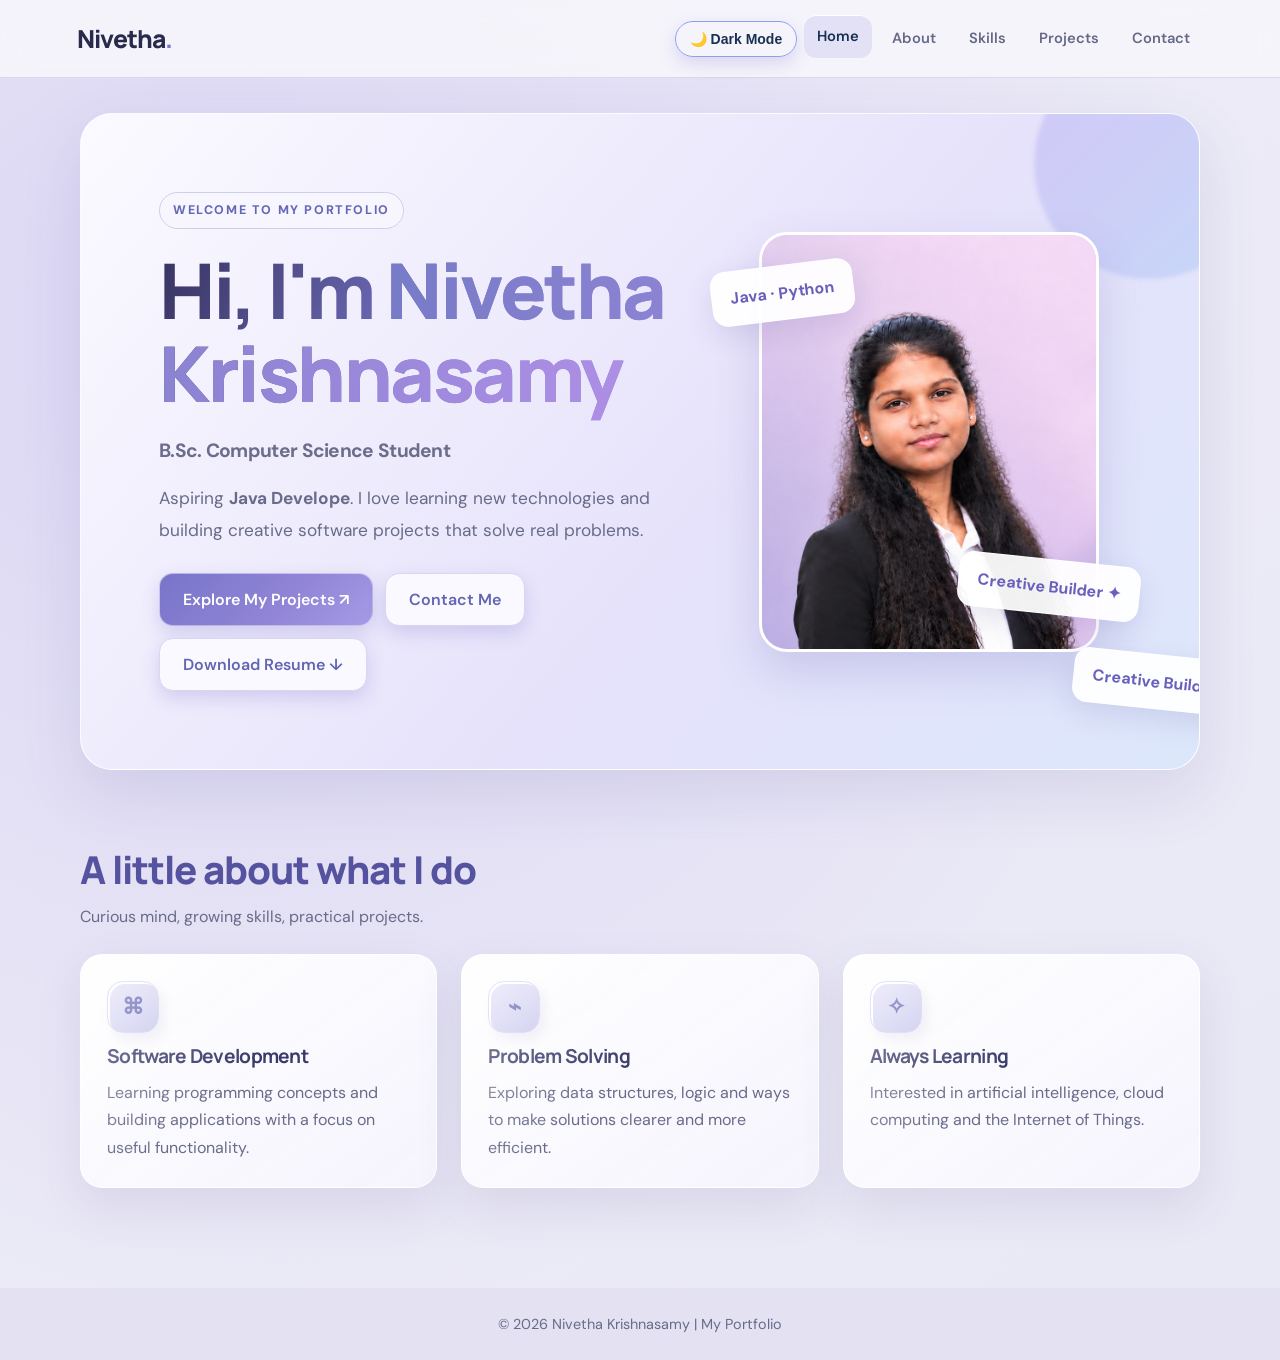
<file: index.html>
<!DOCTYPE html>
<html lang="en">
<head>
    <meta charset="UTF-8">
    <meta name="viewport" content="width=device-width, initial-scale=1.0">
    <title>Nivetha | Portfolio</title>
    <link rel="stylesheet" href="style.css">
</head>
<body>

<header>
    <a class="logo" href="index.html">Nivetha<span>.</span></a>
    <nav>
        <button id="theme-toggle" aria-label="Switch to dark mode">
            🌙 Dark Mode
        </button>
        <a class="active" href="index.html">Home</a>
        <a href="about.html">About</a>
        <a href="skills.html">Skills</a>
        <a href="projects.html">Projects</a>
        <a href="contact.html">Contact</a>
    </nav>
</header>

<main>
    <section class="hero">
        <div>
            <span class="eyebrow">WELCOME TO MY PORTFOLIO</span>
            <h1>Hi, I'm <span>Nivetha Krishnasamy</span></h1>
            <h2>B.Sc. Computer Science Student</h2>

            <p class="lead">
                Aspiring <strong id="typing-text">Java Developer</strong>.
                I love learning new technologies and building creative
                software projects that solve real problems.
            </p>

            <div class="actions">
                <a class="btn" href="projects.html">Explore My Projects ↗</a>
                <a class="btn secondary" href="contact.html">Contact Me</a>
                <a class="btn secondary"
                   href="resume/nivetha-resume.pdf" download>
                    Download Resume ↓
                </a>
            </div>
        </div>
        

<div class="visual">
    <div class="floating float-a">Java · Python</div>

    <div class="profile-card">
        <img src="images/profile.png"
     alt="Nivetha's profile photo">
    </div>

    <div class="floating float-b">Creative Builder ✦</div>
</div>



            <div class="floating float-b">Creative Builder ✦</div>
        </div>
    </section>

    <section class="section">
        <div class="section-head">
            <h2>A little about what I do</h2>
            <p>Curious mind, growing skills, practical projects.</p>
        </div>

        <div class="cards">
            <article class="card">
                <div class="icon-tile">⌘</div>
                <h3>Software Development</h3>
                <p>
                    Learning programming concepts and building applications
                    with a focus on useful functionality.
                </p>
            </article>

            <article class="card">
                <div class="icon-tile">⌁</div>
                <h3>Problem Solving</h3>
                <p>
                    Exploring data structures, logic and ways to make
                    solutions clearer and more efficient.
                </p>
            </article>

            <article class="card">
                <div class="icon-tile">✧</div>
                <h3>Always Learning</h3>
                <p>
                    Interested in artificial intelligence, cloud computing
                    and the Internet of Things.
                </p>
            </article>
        </div>
    </section>
</main>

<footer>© 2026 Nivetha Krishnasamy | My Portfolio</footer>

<script src="script.js"></script>
</body>
</html>
</file>
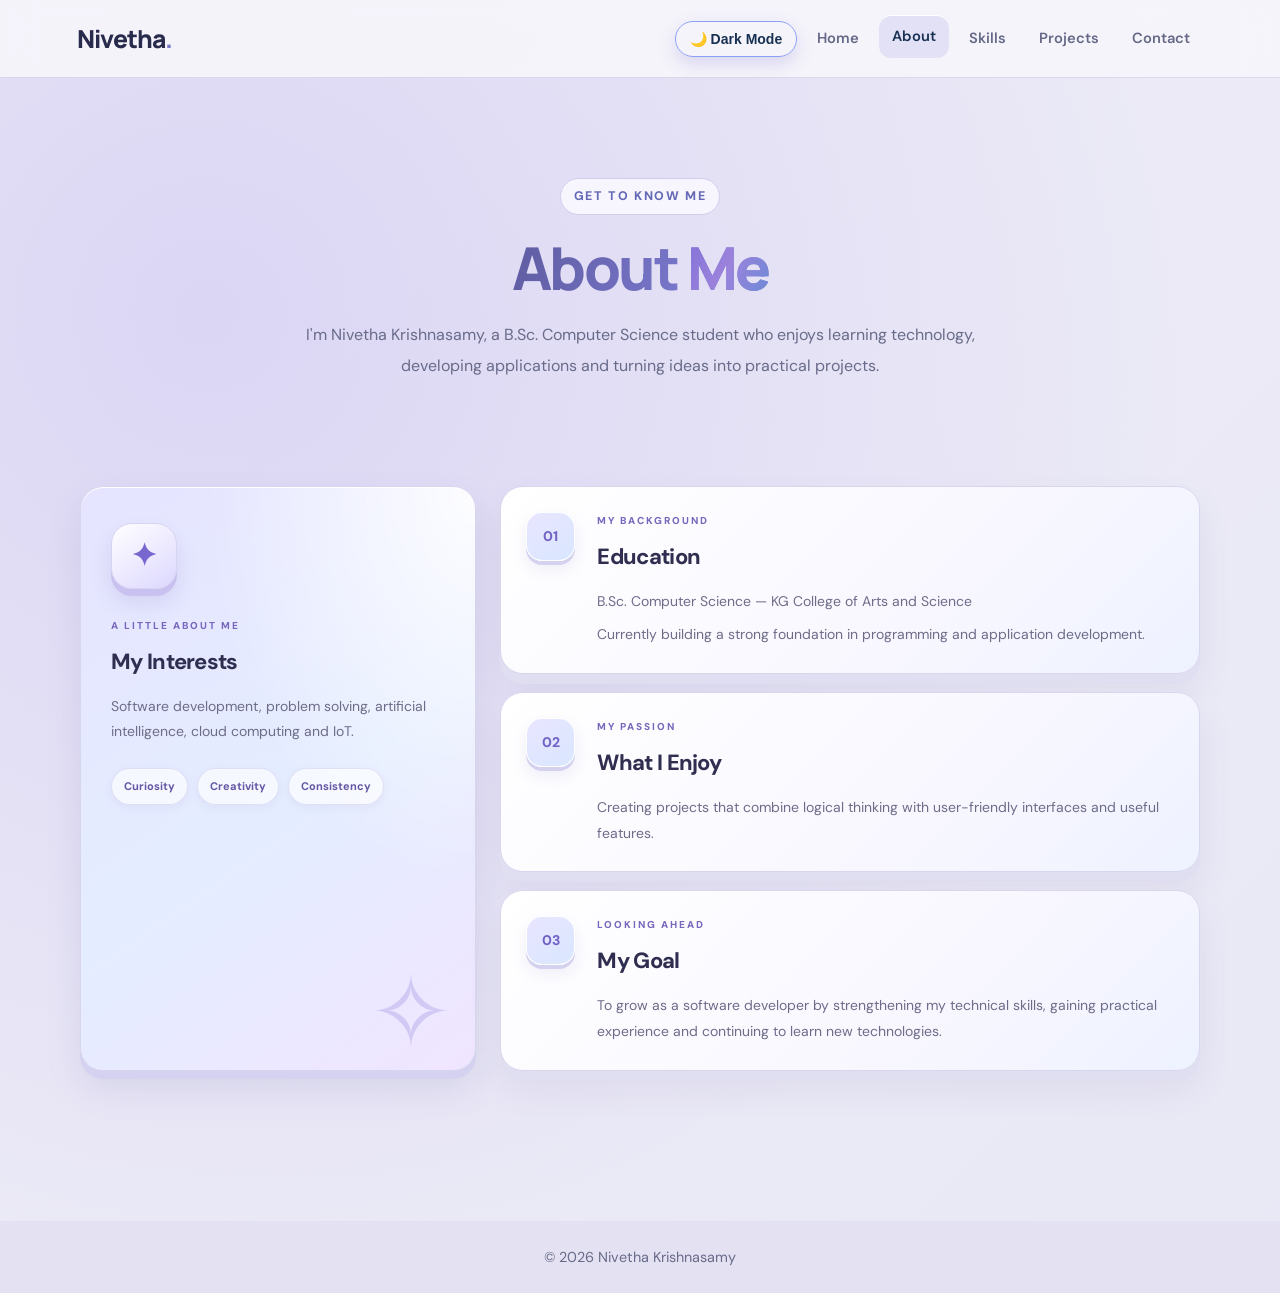
<file: about.html>
<!DOCTYPE html>
<html lang="en">
<head>
    <meta charset="UTF-8">
    <meta name="viewport" content="width=device-width, initial-scale=1.0">
    <title>About | Nivetha</title>
    <link rel="stylesheet" href="style.css">
</head>
<body class="about-page">

<header>
    <a class="logo" href="index.html">Nivetha<span>.</span></a>
    <nav>
        <button id="theme-toggle" type="button">
            🌙 Dark Mode
        </button>
        <a href="index.html">Home</a>
        <a class="active" href="about.html">About</a>
        <a href="skills.html">Skills</a>
        <a href="projects.html">Projects</a>
        <a href="contact.html">Contact</a>
    </nav>
</header>

<main>
    <section class="page-intro">
        <span class="eyebrow">GET TO KNOW ME</span>
        <h1 class="page-title">About <span>Me</span></h1>
        <p>
            I'm Nivetha Krishnasamy, a B.Sc. Computer Science student
            who enjoys learning technology, developing applications
            and turning ideas into practical projects.
        </p>
    </section>

    <section class="about-layout section">
        <aside class="about-panel">
            <div class="icon-tile">✦</div>
            <span class="about-label">A LITTLE ABOUT ME</span>
            <h2>My Interests</h2>
            <p>
                Software development, problem solving, artificial
                intelligence, cloud computing and IoT.
            </p>

            <div class="chips">
                <span class="chip">Curiosity</span>
                <span class="chip">Creativity</span>
                <span class="chip">Consistency</span>
            </div>

            <div class="about-decoration">✧</div>
        </aside>

        <div class="list">
            <article class="list-item">
                <div class="about-card-icon">01</div>
                <div>
                    <span class="about-label">MY BACKGROUND</span>
                    <h2>Education</h2>
                    <p>
                        B.Sc. Computer Science — KG College of Arts and Science
                    </p>
                    <p>
                        Currently building a strong foundation in programming
                        and application development.
                    </p>
                </div>
            </article>

            <article class="list-item">
                <div class="about-card-icon">02</div>
                <div>
                    <span class="about-label">MY PASSION</span>
                    <h2>What I Enjoy</h2>
                    <p>
                        Creating projects that combine logical thinking
                        with user-friendly interfaces and useful features.
                    </p>
                </div>
            </article>

            <article class="list-item">
                <div class="about-card-icon">03</div>
                <div>
                    <span class="about-label">LOOKING AHEAD</span>
                    <h2>My Goal</h2>
                    <p>
                        To grow as a software developer by strengthening
                        my technical skills, gaining practical experience
                        and continuing to learn new technologies.
                    </p>
                </div>
            </article>
        </div>
    </section>
</main>

<footer>© 2026 Nivetha Krishnasamy</footer>

<script src="script.js"></script>
</body>
</html>
</file>
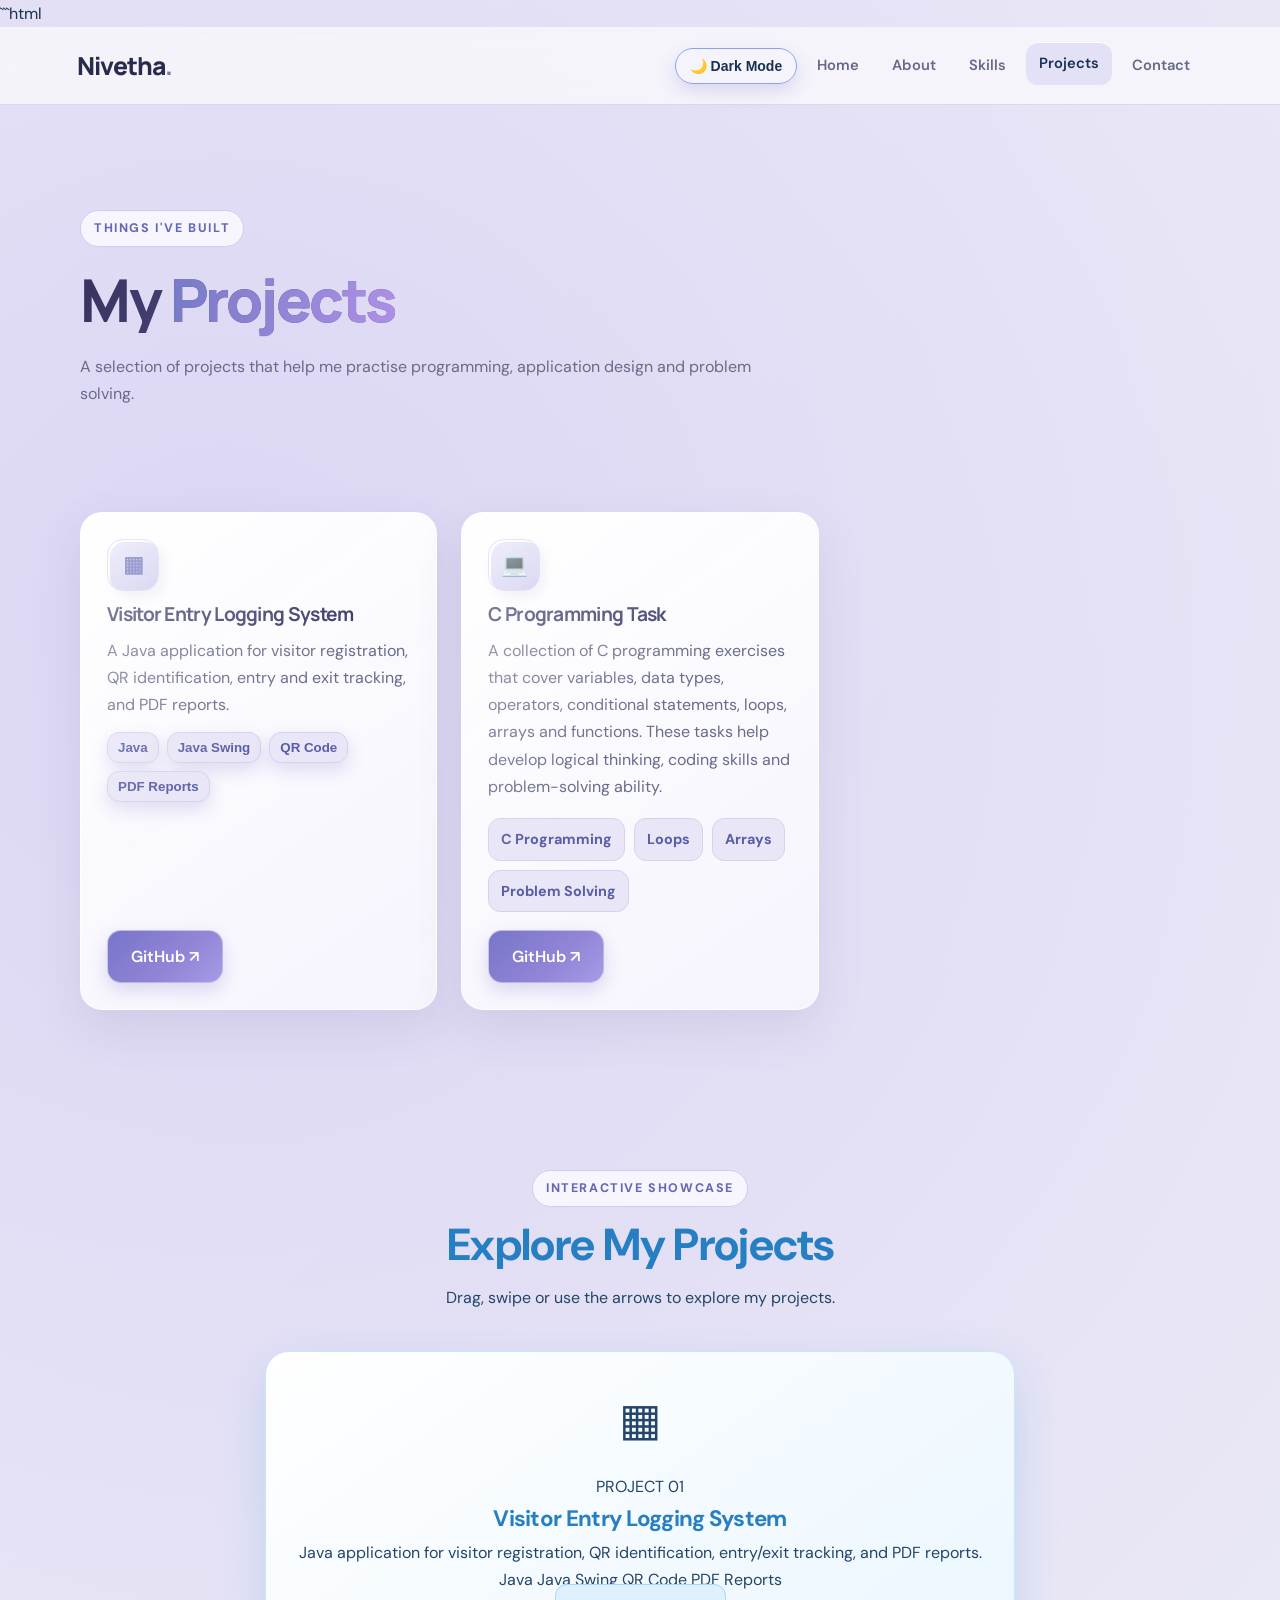
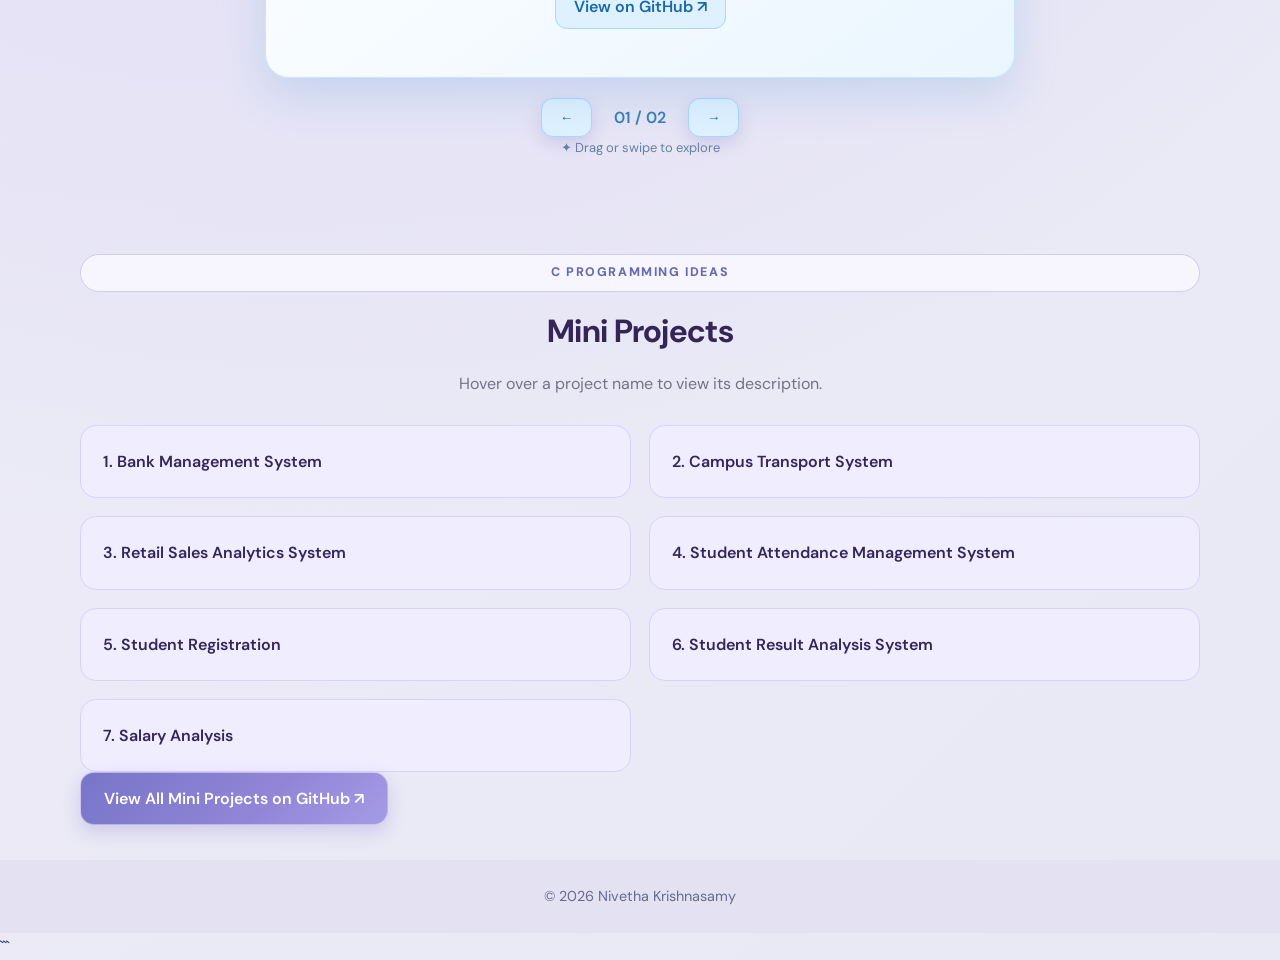
<file: projects.html>
```html
<!DOCTYPE html>
<html lang="en">
<head>
    <meta charset="UTF-8">
    <meta name="viewport" content="width=device-width, initial-scale=1.0">
    <meta name="theme-color" content="#eaf4ff">
    <title>Projects | Nivetha</title>
    <link rel="stylesheet" href="style.css">
</head>

<body>

<header>
    <a class="logo" href="index.html">Nivetha<span>.</span></a>

    <nav>
        <button id="theme-toggle" type="button">🌙 Dark Mode</button>
        <a href="index.html">Home</a>
        <a href="about.html">About</a>
        <a href="skills.html">Skills</a>
        <a class="active" href="projects.html">Projects</a>
        <a href="contact.html">Contact</a>
    </nav>
</header>

<main>

    <!-- Page Introduction -->
    <section class="page-intro">
        <span class="eyebrow">THINGS I'VE BUILT</span>

        <h1 class="page-title">
            My <span>Projects</span>
        </h1>

        <p>
            A selection of projects that help me practise programming,
            application design and problem solving.
        </p>
    </section>


    <!-- Main Project Cards -->
    <section class="cards section">

        <article class="card">
            <div class="icon-tile">▦</div>

            <h3>Visitor Entry Logging System</h3>

            <p>
                A Java application for visitor registration, QR
                identification, entry and exit tracking, and PDF reports.
            </p>

            <div class="tech-tags">
                <button class="tech-btn" type="button"
                    data-info="Java is used to implement application logic.">
                    Java
                </button>

                <button class="tech-btn" type="button"
                    data-info="Java Swing builds the graphical user interface.">
                    Java Swing
                </button>

                <button class="tech-btn" type="button"
                    data-info="QR codes allow visitor information to be scanned.">
                    QR Code
                </button>

                <button class="tech-btn" type="button"
                    data-info="PDF reports provide a portable record of visitor details.">
                    PDF Reports
                </button>
            </div>

            <div class="tech-description" hidden></div>

            <div class="project-buttons">
                <a class="btn"
                   href="https://github.com/Nive39/Visitor-App"
                   target="_blank"
                   rel="noopener noreferrer">
                    GitHub ↗
                </a>
            </div>
        </article>


        <article class="card">
            <div class="icon-tile">💻</div>

            <h3>C Programming Task</h3>

            <p>
                A collection of C programming exercises that cover
                variables, data types, operators, conditional statements,
                loops, arrays and functions. These tasks help develop
                logical thinking, coding skills and problem-solving ability.
            </p>

            <div class="chips">
                <span class="chip">C Programming</span>
                <span class="chip">Loops</span>
                <span class="chip">Arrays</span>
                <span class="chip">Problem Solving</span>
            </div>

            <div class="project-buttons">
                <a class="btn"
                   href="https://github.com/Nive39/C-Programming"
                   target="_blank"
                   rel="noopener noreferrer">
                    GitHub ↗
                </a>
            </div>
        </article>

    </section>


    <!-- 3D Interactive Project Carousel -->
    <section class="project-carousel-section">

        <span class="eyebrow">INTERACTIVE SHOWCASE</span>

        <h2>Explore My Projects</h2>

        <p class="carousel-intro">
            Drag, swipe or use the arrows to explore my projects.
        </p>

        <div class="carousel-scene" id="carouselScene">

            <div class="project-carousel" id="projectCarousel">

                <!-- Project 1 -->
                <article class="carousel-card">

                    <div class="carousel-icon">▦</div>

                    <span class="carousel-number">PROJECT 01</span>

                    <h3>Visitor Entry Logging System</h3>

                    <p>
                        Java application for visitor registration,
                        QR identification, entry/exit tracking,
                        and PDF reports.
                    </p>

                    <div class="carousel-tags">
                        <span>Java</span>
                        <span>Java Swing</span>
                        <span>QR Code</span>
                        <span>PDF Reports</span>
                    </div>

                    <a class="carousel-details"
                       href="https://github.com/Nive39/Visitor-App"
                       target="_blank"
                       rel="noopener noreferrer">
                        View on GitHub ↗
                    </a>

                </article>


                <!-- Project 2 -->
                <article class="carousel-card">

                    <div class="carousel-icon">💻</div>

                    <span class="carousel-number">PROJECT 02</span>

                    <h3>C Programming Task</h3>

                    <p>
                        C programming exercises covering variables,
                        operators, conditions, loops, arrays and functions.
                    </p>

                    <div class="carousel-tags">
                        <span>C Programming</span>
                        <span>Loops</span>
                        <span>Arrays</span>
                        <span>Problem Solving</span>
                    </div>

                    <a class="carousel-details"
                       href="https://github.com/Nive39/C-Programming"
                       target="_blank"
                       rel="noopener noreferrer">
                        View on GitHub ↗
                    </a>

                </article>

            </div>
        </div>


        <!-- Carousel Controls -->
        <div class="carousel-controls">

            <button id="carouselPrev"
                    type="button"
                    aria-label="Previous project">
                ←
            </button>

            <span id="carouselCounter" aria-live="polite">
                01 / 02
            </span>

            <button id="carouselNext"
                    type="button"
                    aria-label="Next project">
                →
            </button>

        </div>

        <p class="carousel-hint">
            ✦ Drag or swipe to explore
        </p>

    </section>


    <!-- Mini Projects -->
    <section class="mini-projects">

        <span class="eyebrow">C PROGRAMMING IDEAS</span>

        <h2>Mini Projects</h2>

        <p class="mini-project-intro">
            Hover over a project name to view its description.
        </p>

        <div class="mini-project-list">

            <div class="mini-project-item" tabindex="0">
                <span>1. Bank Management System</span>

                <div class="project-tooltip">
                    Bank account, deposit, withdrawal, balance details manage pannum.
                </div>
            </div>

            <div class="mini-project-item" tabindex="0">
                <span>2. Campus Transport System</span>

                <div class="project-tooltip">
                    College transport and bus details manage pannum.
                </div>
            </div>

            <div class="mini-project-item" tabindex="0">
                <span>3. Retail Sales Analytics System</span>

                <div class="project-tooltip">
                    Shop sales details analyze pannum.
                </div>
            </div>

            <div class="mini-project-item" tabindex="0">
                <span>4. Student Attendance Management System</span>

                <div class="project-tooltip">
                    Students attendance track pannum.
                </div>
            </div>

            <div class="mini-project-item" tabindex="0">
                <span>5. Student Registration</span>

                <div class="project-tooltip">
                    Student details register pannum.
                </div>
            </div>

            <div class="mini-project-item" tabindex="0">
                <span>6. Student Result Analysis System</span>

                <div class="project-tooltip">
                    Student marks and results analyze pannum.
                </div>
            </div>

            <div class="mini-project-item" tabindex="0">
                <span>7. Salary Analysis</span>

                <div class="project-tooltip">
                    Employee salary details calculate and analyze pannum.
                </div>
            </div>

        </div>


        <!-- Mini Projects GitHub -->
        <div class="mini-project-github">

            <a class="btn"
               href="https://github.com/Nive39/Mini-projects"
               target="_blank"
               rel="noopener noreferrer">
                View All Mini Projects on GitHub ↗
            </a>

        </div>

    </section>

</main>


<footer>
    © 2026 Nivetha Krishnasamy
</footer>

<script src="script.js"></script>

</body>
</html>
```
</file>
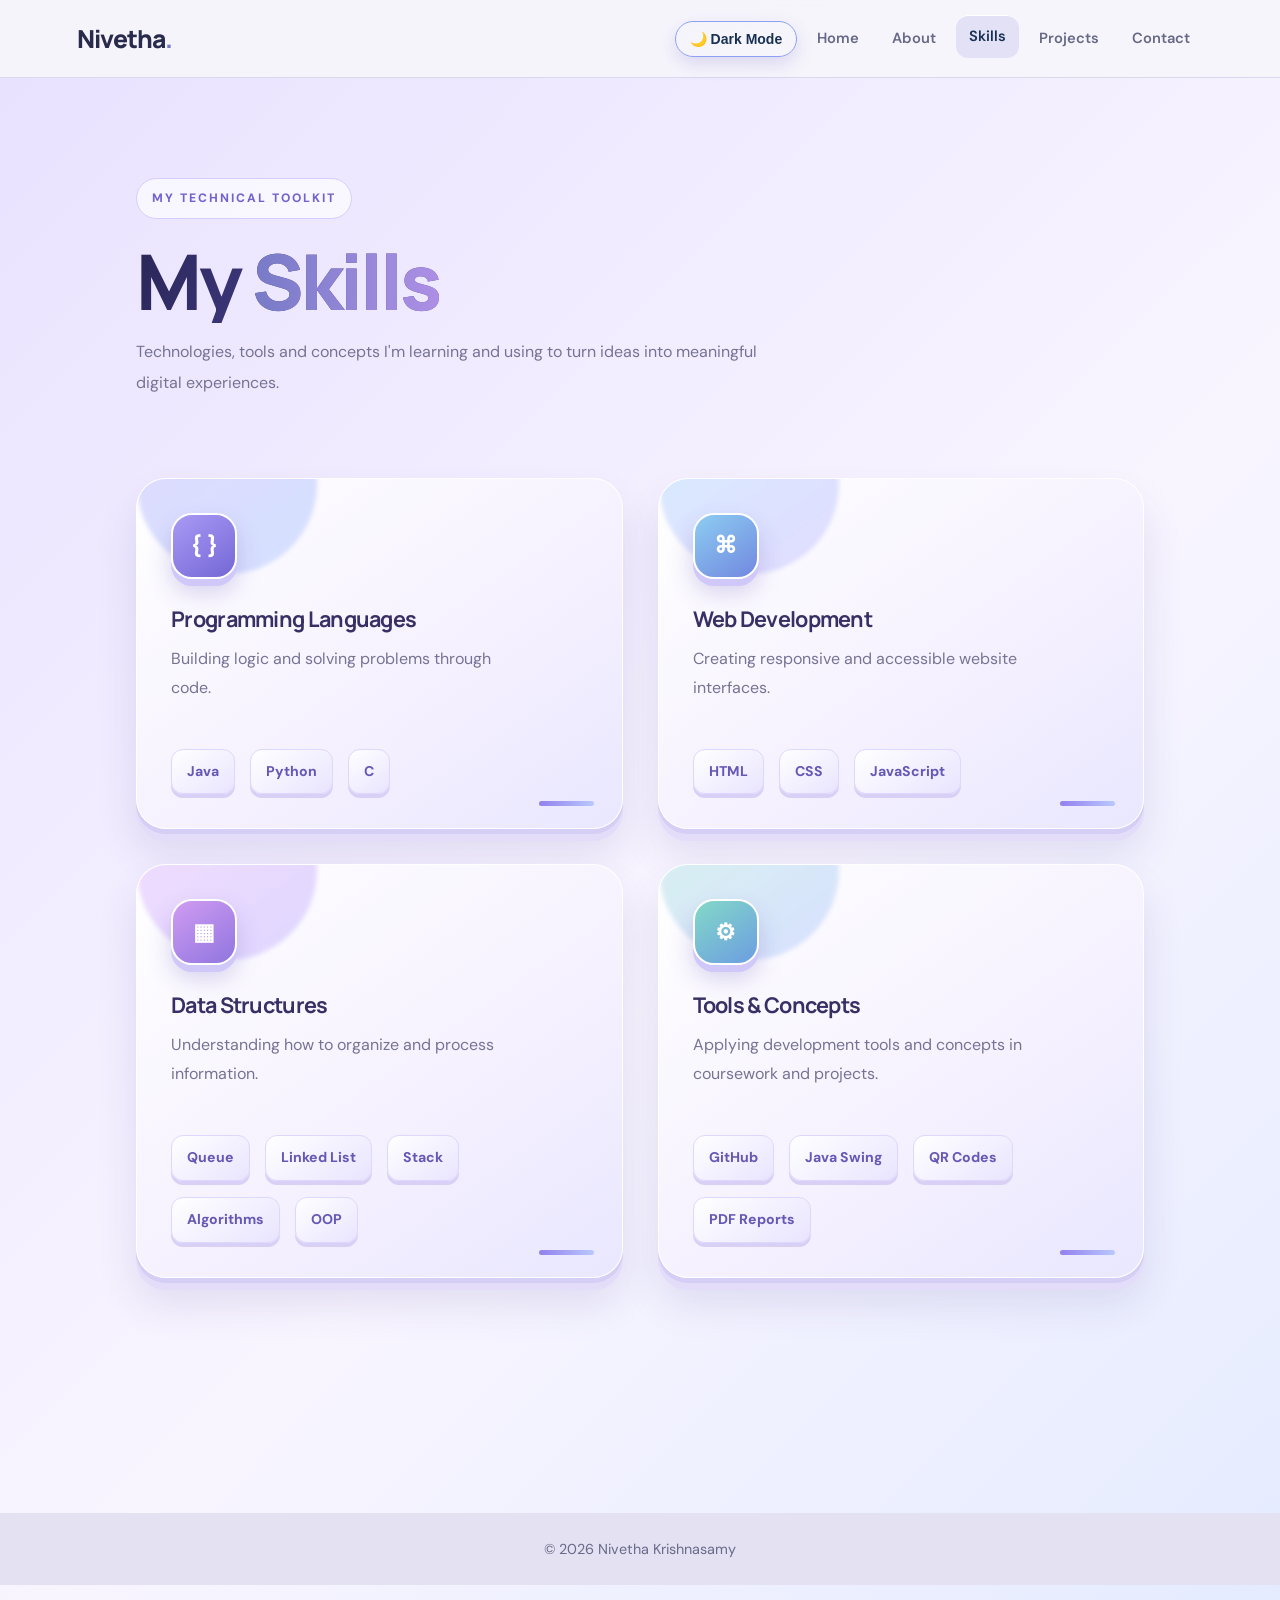
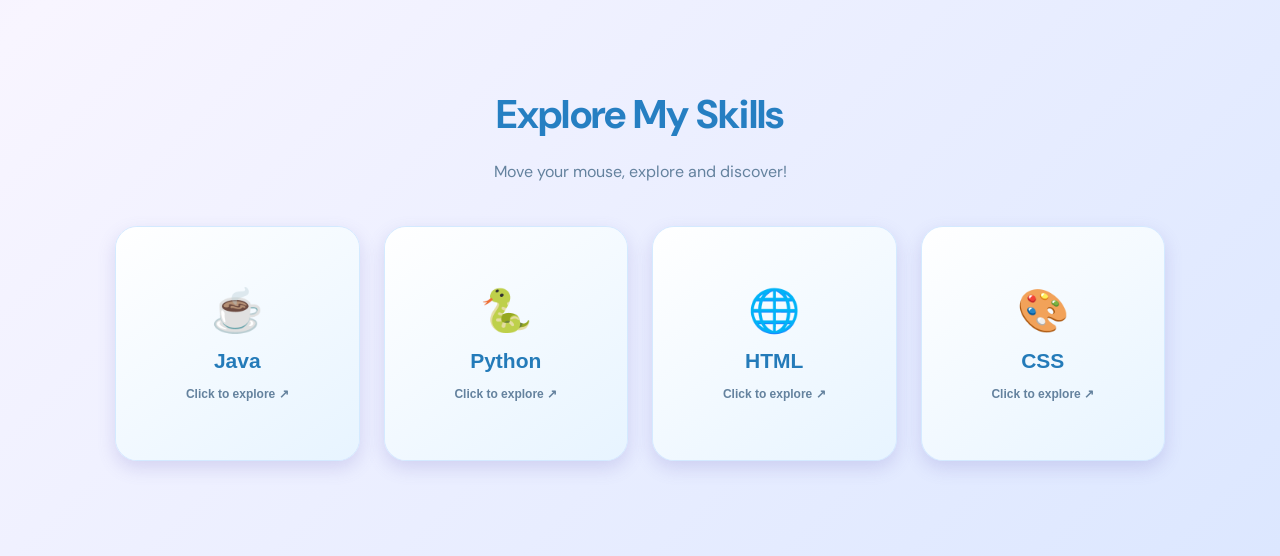
<file: skills.html>
<!DOCTYPE html>
<html lang="en">
<head>
    <meta charset="UTF-8">
    <meta name="viewport" content="width=device-width, initial-scale=1.0">
    <title>Skills | Nivetha</title>
    <link rel="stylesheet" href="style.css">
</head>
<body>

<header>
    <a class="logo" href="index.html">Nivetha<span>.</span></a>
    <nav>
        <button id="theme-toggle" type="button">
            🌙 Dark Mode
        </button>
        <a href="index.html">Home</a>
        <a href="about.html">About</a>
        <a class="active" href="skills.html">Skills</a>
        <a href="projects.html">Projects</a>
        <a href="contact.html">Contact</a>
    </nav>
</header>

<main>
    <section class="page-intro">
        <span class="eyebrow">MY TECHNICAL TOOLKIT</span>
        <h1 class="page-title">My <span>Skills</span></h1>
        <p>
            Technologies, tools and concepts I'm learning and using
            to turn ideas into meaningful digital experiences.
        </p>
    </section>

    <section class="cards section">
        <article class="card">
            <div class="icon-tile">{ }</div>
            <h3>Programming Languages</h3>
            <p>Building logic and solving problems through code.</p>
            <div class="chips">
                <span class="chip">Java</span>
                <span class="chip">Python</span>
                <span class="chip">C</span>
            </div>
        </article>

        <article class="card">
            <div class="icon-tile">⌘</div>
            <h3>Web Development</h3>
            <p>Creating responsive and accessible website interfaces.</p>
            <div class="chips">
                <span class="chip">HTML</span>
                <span class="chip">CSS</span>
                <span class="chip">JavaScript</span>
            </div>
        </article>

        <article class="card">
            <div class="icon-tile">▦</div>
            <h3>Data Structures</h3>
            <p>Understanding how to organize and process information.</p>
            <div class="chips">
                <span class="chip">Queue</span>
                <span class="chip">Linked List</span>
                <span class="chip">Stack</span>
                <span class="chip">Algorithms</span>
                <span class="chip">OOP</span>
            </div>
        </article>

        <article class="card">
            <div class="icon-tile">⚙</div>
            <h3>Tools & Concepts</h3>
            <p>Applying development tools and concepts in coursework and projects.</p>
            <div class="chips">
                <span class="chip">GitHub</span>
                <span class="chip">Java Swing</span>
                <span class="chip">QR Codes</span>
                <span class="chip">PDF Reports</span>
            </div>
        </article>
    </section>
</main>

<footer>© 2026 Nivetha Krishnasamy</footer>

<script src="script.js"></script>
<body class="skills-page"></body>
</html>

<!-- 3D Blooming Skills Wall -->
<section class="bloom-skills">
    <h2>Explore My Skills</h2>
    <p class="bloom-subtitle">
        Move your mouse, explore and discover!
    </p>

    <div class="bloom-grid">

        <button class="bloom-card" type="button"
                aria-pressed="false">
            <span class="bloom-inner">
                <span class="bloom-front">
                    <span class="skill-icon">☕</span>
                    <span class="skill-name">Java</span>
                    <span class="skill-hint">Click to explore ↗</span>
                </span>
                <span class="bloom-back">
                    <span class="skill-name">Java</span>
                    <span>Object-oriented programming and Java application development.</span>
                    <span class="skill-hint">Click to flip back ↻</span>
                </span>
            </span>
        </button>

        <button class="bloom-card" type="button"
                aria-pressed="false">
            <span class="bloom-inner">
                <span class="bloom-front">
                    <span class="skill-icon">🐍</span>
                    <span class="skill-name">Python</span>
                    <span class="skill-hint">Click to explore ↗</span>
                </span>
                <span class="bloom-back">
                    <span class="skill-name">Python</span>
                    <span>Writing programs and solving problems with Python.</span>
                    <span class="skill-hint">Click to flip back ↻</span>
                </span>
            </span>
        </button>

        <button class="bloom-card" type="button"
                aria-pressed="false">
            <span class="bloom-inner">
                <span class="bloom-front">
                    <span class="skill-icon">🌐</span>
                    <span class="skill-name">HTML</span>
                    <span class="skill-hint">Click to explore ↗</span>
                </span>
                <span class="bloom-back">
                    <span class="skill-name">HTML</span>
                    <span>Creating the structure and content of web pages.</span>
                    <span class="skill-hint">Click to flip back ↻</span>
                </span>
            </span>
        </button>

        <button class="bloom-card" type="button"
                aria-pressed="false">
            <span class="bloom-inner">
                <span class="bloom-front">
                    <span class="skill-icon">🎨</span>
                    <span class="skill-name">CSS</span>
                    <span class="skill-hint">Click to explore ↗</span>
                </span>
                <span class="bloom-back">
                    <span class="skill-name">CSS</span>
                    <span>Styling web pages with layouts, colors and animations.</span>
                    <span class="skill-hint">Click to flip back ↻</span>
                </span>
            </span>
        </button>

    </div>
</section>
</file>
<file: style.css>
@import url('https://fonts.googleapis.com/css2?family=DM+Sans:wght@400;500;600;700&family=Manrope:wght@500;600;700;800&display=swap');

/* =========================
   1. THEME VARIABLES
========================= */

:root {
    --bg: #eeedf7;
    --bg2: #e4e3f1;
    --paper: #f9f8fd;
    --card: #ffffff;
    --ink: #292b4d;
    --muted: #686b89;
    --accent: #777bc7;
    --accent2: #9b8cdb;
    --line: #d8d7ec;

    --shadow: 0 18px 45px #5d5b9220;
    --shadow2: 0 24px 42px #7773b52b;

    --card-surface: linear-gradient(145deg, #fbfaff 0%, #efedf9 100%);
    --card-border: #d8d6ed;
    --card-shadow: 0 10px 0 #e0def1, 0 18px 35px #65639a18;
    --card-shadow-hover: 0 14px 0 #d7d4ed, 0 26px 42px #65639a26;
}

/* =========================
   2. GLOBAL STYLES
========================= */

* {
    box-sizing: border-box;
    margin: 0;
    padding: 0;
}

html {
    scroll-behavior: smooth;
}

body {
    font-family: 'DM Sans', sans-serif;
    background:
        radial-gradient(circle at 10% 5%, #dad8f0 0, transparent 32%),
        linear-gradient(135deg, var(--bg), #f4f1f9 55%, #e4e6f5);
    color: var(--ink);
    line-height: 1.7;
    min-height: 100vh;
}

a {
    color: inherit;
    text-decoration: none;
}

main {
    max-width: 1180px;
    width: 88%;
    margin: auto;
    min-height: 72vh;
}

/* =========================
   3. HEADER AND NAVIGATION
========================= */

header {
    position: sticky;
    top: 0;
    z-index: 10;
    display: flex;
    align-items: center;
    justify-content: space-between;
    gap: 22px;
    padding: 17px max(6%, calc((100% - 1180px) / 2));
    background: #f7f6fbe8;
    backdrop-filter: blur(18px);
    border-bottom: 1px solid #d9d8ed;
}

.logo {
    font: 800 1.55rem Manrope, sans-serif;
    color: var(--ink);
    letter-spacing: -1px;
}

.logo span {
    color: var(--accent);
}

nav {
    display: flex;
    align-items: center;
    gap: 7px;
    flex-wrap: wrap;
}

nav a {
    padding: 9px 13px;
    border-radius: 12px;
    color: #666987;
    font-weight: 600;
    font-size: .92rem;
    transition: .25s;
}

nav a:hover,
nav a.active {
    background: #e3e1f5;
    color: #565aa9;
    box-shadow: inset 0 1px #ffffff;
}

/* =========================
   4. HOME HERO SECTION
========================= */

.hero {
    display: grid;
    grid-template-columns: 1.15fr .85fr;
    gap: 60px;
    align-items: center;
    padding: 90px 0 75px;
}

.eyebrow {
    display: inline-flex;
    padding: 7px 13px;
    border: 1px solid #cfceea;
    border-radius: 30px;
    background: #f7f6ff;
    color: #6569b5;
    font-size: .78rem;
    font-weight: 800;
    letter-spacing: 1.6px;
}

.hero h1,
.page-title {
    font: 800 clamp(2.5rem, 5.4vw, 4.6rem) / 1.1 Manrope, sans-serif;
    letter-spacing: -2.5px;
    margin: 20px 0;
    color: #292b4d;
}

.hero h1 span,
.page-title span {
    color: #777bc7;
}

.hero h2 {
    font-size: 1.2rem;
    color: #6b6d8a;
    margin-bottom: 15px;
}

.lead {
    font-size: 1.08rem;
    color: var(--muted);
    max-width: 600px;
}

.actions {
    display: flex;
    gap: 12px;
    flex-wrap: wrap;
    margin-top: 26px;
}

/* =========================
   5. BUTTONS
========================= */

.btn {
    display: inline-flex;
    align-items: center;
    justify-content: center;
    padding: 12px 19px;
    border-radius: 13px;
    background: linear-gradient(135deg, #777bc7, #9990dc);
    color: #ffffff;
    font-weight: 700;
    border: 1px solid #8986d1;
    box-shadow: 0 8px 18px #777bc735;
    transition: transform .25s, box-shadow .25s;
    cursor: pointer;
    font: inherit;
}

.btn:hover {
    transform: translateY(-4px);
    box-shadow: 0 14px 25px #777bc74a;
}

.btn.secondary {
    background: #faf9ff;
    color: #6266b2;
    border-color: #d8d6f0;
}

.btn:disabled {
    opacity: .65;
    cursor: wait;
    transform: none;
}

/* =========================
   6. HOME PROFILE VISUAL
========================= */

.visual {
    position: relative;
    min-height: 360px;
    display: grid;
    place-items: center;
    perspective: 1000px;
}

.profile-card {
    position: relative;
    width: min(310px, 90%);
    aspect-ratio: 4 / 5;
    border-radius: 30px;
    background: linear-gradient(145deg, #ffffff, #e6e4f6);
    border: 1px solid #ffffff;
    box-shadow: 20px 22px 0 #d2d0eb, 0 35px 65px #62619c30;
    transform: rotate(4deg);
    display: grid;
    place-items: center;
    overflow: hidden;

    
/* Fix profile photo display */
.profile-card {
    position: relative;
    width: 320px;
    height: 380px;
    overflow: hidden;
    border-radius: 28px;
    background: #e9e3f8;
    isolation: isolate;
}

.profile-card img {
    position: relative;
    z-index: 2;
    display: block;
    width: 100%;
    height: 100%;
    object-fit: cover;
    object-position: center top;
    border-radius: inherit;
}

/* Hide decorative overlays covering the photo */
.profile-card::before,
.profile-card::after {
    content: none !important;
    display: none !important;
}

}

.profile-card::before {
    content: '';
    position: absolute;
    width: 250px;
    height: 250px;
    border-radius: 50%;
    background: linear-gradient(135deg, #c8c6ef, #a4a5df);
    top: -55px;
    right: -70px;
}

.profile-card::after {
    content: 'N.';
    font: 800 8rem Manrope, sans-serif;
    color: #777bc7;
    opacity: .95;
    text-shadow: 4px 7px #d7d5f0;
    z-index: 1;
}

.floating {
    position: absolute;
    border-radius: 22px;
    background: #fbfaff;
    border: 1px solid #ffffff;
    box-shadow: var(--shadow);
    padding: 14px 18px;
    font-weight: 800;
    color: #696cba;
}

.float-a {
    top: 32px;
    left: 0;
    transform: rotate(-7deg);
}

.float-b {
    right: 0;
    bottom: 40px;
    transform: rotate(6deg);
}

/* =========================
   7. SECTIONS AND HEADINGS
========================= */

.section {
    padding: 38px 0 65px;
}

.section-head {
    margin-bottom: 24px;
}

.section-head h2 {
    font: 800 clamp(1.8rem, 3vw, 2.5rem) Manrope, sans-serif;
    letter-spacing: -1px;
}

.section-head p {
    color: var(--muted);
    margin-top: 7px;
}

.page-intro {
    padding: 70px 0 32px;
}

.page-intro .page-title {
    font-size: clamp(2.4rem, 5vw, 3.7rem);
}

.page-intro p {
    max-width: 720px;
    color: var(--muted);
}

/* =========================
   8. COMMON 3D CARDS
========================= */

.cards {
    display: grid;
    grid-template-columns: repeat(3, minmax(0, 1fr));
    align-items: stretch;
    gap: 24px;
}

.card,
.about-panel,
.list-item,
.contact-box,
.contact-form {
    background: var(--card-surface);
    border: 1px solid var(--card-border);
    border-radius: 23px;
    box-shadow: var(--card-shadow);
    transition:
        transform .28s ease,
        box-shadow .28s ease,
        border-color .28s ease;
    transform-style: preserve-3d;
}

.card {
    height: 100%;
    display: flex;
    flex-direction: column;
    align-items: flex-start;
    padding: 26px;
}

.card:hover,
.about-panel:hover,
.list-item:hover,
.contact-box:hover,
.contact-form:hover {
    transform: translateY(-5px);
    box-shadow: var(--card-shadow-hover);
    border-color: #c4c1e7;
}

.card h3 {
    font: 700 1.2rem Manrope, sans-serif;
    margin: 10px 0;
    color: #383a69;
}

.card p {
    color: var(--muted);
}

.icon-tile {
    width: 52px;
    height: 52px;
    display: grid;
    place-items: center;
    flex-shrink: 0;
    border-radius: 16px;
    background: linear-gradient(145deg, #e4e2f8, #c9c8ed);
    color: #6669b4;
    font-size: 1.35rem;
    font-weight: 800;
    border: 1px solid #d7d4f1;
    box-shadow: inset 2px 2px #ffffff, 5px 6px 12px #7777ae20;
}

/* =========================
   9. ABOUT PAGE
========================= */

.about-page {
    --about-text: #302e50;
    --about-muted: #6e6c89;
}

.about-page .page-intro {
    max-width: 850px;
    margin: 0 auto;
    text-align: center;
}

.about-page .page-intro p {
    max-width: 690px;
    margin: 18px auto 0;
    line-height: 1.9;
}

.about-page .page-title span {
    background: linear-gradient(120deg, #8070d8, #9c83dc, #658bd5);
    -webkit-background-clip: text;
    background-clip: text;
    color: transparent;
}

.about-layout {
    display: grid;
    grid-template-columns: minmax(260px, .85fr) minmax(0, 1.5fr);
    gap: 24px;
    align-items: stretch;
}

.about-panel {
    position: relative;
    overflow: hidden;
    padding: 36px 30px;
    min-height: 350px;
    background:
        radial-gradient(ellipse at top right, #ffffffeb, transparent 48%),
        linear-gradient(145deg, #e6e4ff 0%, #e4edff 55%, #f0e5ff 100%);
    box-shadow:
        0 8px 0 #d4d2f0,
        0 18px 35px #5b539921,
        inset 0 1px 0 #ffffff;
    transform: perspective(1000px) rotateY(2deg);
}

.about-page .about-panel:hover {
    transform: perspective(1000px) rotateY(0deg) translateY(-8px);
    box-shadow:
        0 12px 0 #d4d2f0,
        0 28px 45px #5b539933,
        inset 0 1px 0 #ffffff;
}

.about-page .icon-tile {
    width: 66px;
    height: 66px;
    margin-bottom: 28px;
    border-radius: 21px;
    background: linear-gradient(145deg, #ffffff, #dcd7ff);
    color: #7867cf;
    font-size: 31px;
    box-shadow: 0 7px 0 #c9c2f1, 0 13px 22px #5a4ca524;
}

.about-label {
    display: block;
    margin-bottom: 9px;
    color: #7867bd;
    font-size: 10px;
    font-weight: 800;
    letter-spacing: 2px;
}

.about-page .about-panel h2,
.about-page .list-item h2 {
    margin: 0 0 13px;
    color: var(--about-text);
    font-size: 22px;
    font-weight: 750;
}

.about-page .about-panel > p,
.about-page .list-item p {
    color: var(--about-muted);
    font-size: 14px;
    line-height: 1.85;
}

.about-page .about-panel > p {
    margin-bottom: 23px;
}

.chips {
    display: flex;
    flex-wrap: wrap;
    gap: 9px;
    margin-top: 18px;
}

.chip {
    display: inline-flex;
    align-items: center;
    padding: 8px 12px;
    border: 1px solid #d5d2ee;
    border-radius: 12px;
    background: #e8e6f7;
    color: #595da6;
    font-size: .9rem;
    font-weight: 700;
    transition: transform .2s ease, background .2s ease;
}

.chip:hover {
    transform: translateY(-2px);
    background: #dedbf4;
}

.about-page .chip {
    border-radius: 999px;
    background: #ffffffa6;
    border-color: #7d6bc72e;
    color: #6256a5;
    font-size: 11px;
    box-shadow: 0 3px 8px #5a4ca510;
}

.about-page .chip:hover {
    transform: translateY(-3px);
    background: #ffffff;
}

.about-decoration {
    position: absolute;
    right: 22px;
    bottom: 7px;
    color: #7867cf3b;
    font-size: 100px;
    line-height: 1;
    pointer-events: none;
}

.list {
    display: grid;
    grid-template-columns: 1fr;
    gap: 18px;
}

.list-item {
    display: grid;
    grid-template-columns: 53px minmax(0, 1fr);
    align-items: start;
    gap: 18px;
    padding: 25px;
    background: linear-gradient(135deg, #ffffff 0%, #f8f7ff 62%, #eef2ff 100%);
}

.list-item strong {
    display: block;
    font: 800 1.08rem Manrope, sans-serif;
    color: #5559a5;
    margin-bottom: 7px;
}

.about-page .list-item p {
    margin: 7px 0 0;
}

.about-page .list-item p + p {
    margin-top: 8px;
}

.about-card-icon {
    display: grid;
    place-items: center;
    width: 49px;
    height: 49px;
    border: 1px solid #fffffff2;
    border-radius: 16px;
    background: linear-gradient(145deg, #e9e5ff, #d9e7ff);
    color: #7262c4;
    font-size: 14px;
    font-weight: 800;
    box-shadow: 0 4px 0 #d5d2f0, 0 8px 15px #6455af1a;
    transition: transform .3s ease;
}

.about-page .list-item:hover .about-card-icon {
    transform: translateY(-3px) rotate(-5deg);
}

/* =========================
   10. PROJECT CARDS
========================= */

.cards > .card .project-buttons {
    margin-top: auto;
    padding-top: 18px;
}

.cards > .card .tech-description:not([hidden]) {
    width: 100%;
}

.project-extra {
    margin-top: 14px;
}

.project-buttons {
    margin-top: 16px;
}

.tech-tags {
    display: flex;
    flex-wrap: wrap;
    gap: 8px;
    margin-top: 14px;
}

.tech-tags button {
    border: 1px solid #d5d2ee;
    background: #e8e6f7;
    border-radius: 12px;
    padding: 7px 10px;
    color: #595da6;
    cursor: pointer;
    transition: transform .2s ease, background .2s ease;
}

.tech-tags button:hover {
    transform: translateY(-2px);
    background: #dedbf4;
}

.tech-description {
    margin-top: 12px;
    padding: 12px;
    background: #f0effb;
    border-radius: 12px;
    color: #5f6284;
}

/* =========================
   11. CONTACT PAGE
========================= */

.contact-layout {
    display: grid;
    grid-template-columns: minmax(0, .8fr) minmax(0, 1.2fr);
    align-items: stretch;
    gap: 24px;
    padding-bottom: 70px;
}

.contact-box,
.contact-form {
    padding: 30px;
}

.contact-box h2,
.contact-form h2 {
    font: 800 1.35rem Manrope, sans-serif;
    color: #383a69;
    margin: 13px 0;
}

.contact-box p {
    color: var(--muted);
    margin: 10px 0;
}

.contact-box a {
    overflow-wrap: anywhere;
}

.contact-form label {
    display: block;
    font-weight: 700;
    font-size: .9rem;
    margin: 12px 0 5px;
}

.contact-form input,
.contact-form textarea {
    width: 100%;
    padding: 13px 14px;
    border: 1px solid #d5d3eb;
    background: #fbfaff;
    border-radius: 13px;
    font: inherit;
    color: var(--ink);
    outline: none;
}

.contact-form input:focus,
.contact-form textarea:focus {
    border-color: #8b89d0;
    box-shadow: 0 0 0 4px #b9b6eb35;
}

.contact-form textarea {
    min-height: 140px;
    resize: vertical;
}

.form-actions {
    margin-top: 16px;
}

.status {
    margin-top: 12px;
    color: #5559a2;
    font-weight: 700;
    overflow-wrap: anywhere;
}

/* =========================
   12. FOOTER
========================= */

footer {
    text-align: center;
    padding: 24px;
    margin-top: 20px;
    background: #e3e1f2;
    border-top: 1px solid #d3d1e9;
    color: #686b89;
    font-size: .9rem;
}

.menu-toggle {
    display: none;
}

/* =========================
   13. TABLET RESPONSIVE
========================= */

@media (max-width: 800px) {
    header {
        align-items: flex-start;
        flex-direction: column;
        padding: 14px 6%;
    }

    nav {
        gap: 2px;
    }

    nav a {
        padding: 7px 9px;
        font-size: .85rem;
    }

    .hero {
        grid-template-columns: 1fr;
        gap: 25px;
        padding: 55px 0;
    }

    .visual {
        min-height: 300px;
    }

    .cards {
        grid-template-columns: repeat(2, minmax(0, 1fr));
    }

    .about-layout,
    .contact-layout {
        grid-template-columns: 1fr;
        align-items: stretch;
    }

    .about-page .about-panel {
        min-height: auto;
        transform: none;
    }

    .about-page .about-panel:hover {
        transform: translateY(-5px);
    }

    .about-panel,
    .list-item,
    .contact-box,
    .contact-form {
        padding: 23px;
    }

    .about-page .page-intro {
        margin-top: 35px;
    }
}

/* =========================
   14. MOBILE RESPONSIVE
========================= */

@media (max-width: 540px) {
    main {
        width: 90%;
    }

    .cards {
        grid-template-columns: 1fr;
    }

    .hero h1 {
        letter-spacing: -1.5px;
    }

    .page-intro {
        padding-top: 48px;
    }

    .card {
        padding: 22px;
    }

    .visual {
        min-height: 275px;
    }

    .profile-card {
        width: 235px;
    }

    .float-a {
        left: 2px;
    }

    .float-b {
        right: 0;
    }

    .about-page .about-layout {
        padding: 12px 0 55px;
    }

    .about-page .about-panel {
        padding: 27px 23px;
        border-radius: 23px;
    }

    .about-page .list-item {
        grid-template-columns: 43px minmax(0, 1fr);
        gap: 13px;
        padding: 19px 16px;
        border-radius: 20px;
    }

    .about-page .about-card-icon {
        width: 41px;
        height: 41px;
        border-radius: 13px;
    }

    .about-page .about-panel h2,
    .about-page .list-item h2 {
        font-size: 19px;
    }
}

/* =========================
   15. ACCESSIBILITY
========================= */

@media (prefers-reduced-motion: reduce) {
    *,
    *::before,
    *::after {
        scroll-behavior: auto !important;
        transition: none !important;
        animation: none !important;
    }
}
```css
/* ===================================
   PERIWINKLE DREAM — PREMIUM UPGRADE
   =================================== */

:root {
    --bg: #eeedf7;
    --bg-soft: #e5e3f3;
    --surface: #fbfaff;
    --purple: #7775c9;
    --purple-dark: #5e5cb0;
    --lilac: #aaa0e5;
    --blue: #a6b8ef;
    --text: #292846;
    --muted: #70708e;
    --border: rgba(119, 117, 201, 0.18);
    --shadow:
        0 12px 30px rgba(85, 79, 150, 0.10),
        0 3px 8px rgba(85, 79, 150, 0.06);
}

/* Soft gradient background */
body {
    background:
        radial-gradient(
            circle at 8% 12%,
            rgba(181, 167, 239, 0.32),
            transparent 30%
        ),
        radial-gradient(
            circle at 92% 75%,
            rgba(165, 190, 242, 0.30),
            transparent 32%
        ),
        linear-gradient(135deg, #eeedf7, #e8e7f5 55%, #f4f1fb);

    color: var(--text);
    overflow-x: hidden;
}

/* Smooth scrolling */
html {
    scroll-behavior: smooth;
}

/* Attractive headings */
h1,
h2,
h3 {
    letter-spacing: -0.7px;
}

h1 {
    background: linear-gradient(
        115deg,
        #37335f,
        #7775c9 55%,
        #a08cdb
    );

    -webkit-background-clip: text;
    background-clip: text;
    -webkit-text-fill-color: transparent;
}

/* Premium navigation */
header {
    backdrop-filter: blur(16px);
    -webkit-backdrop-filter: blur(16px);
}

nav a {
    transition:
        color 0.3s ease,
        background 0.3s ease,
        transform 0.3s ease;
}

nav a:hover,
nav a.active {
    color: var(--purple-dark);
    transform: translateY(-2px);
}

/* Gradient buttons */
button,
.btn,
a.btn,
.primary-btn {
    background: linear-gradient(
        135deg,
        #7775c9,
        #9285d7 60%,
        #a49be5
    );

    color: #ffffff;
    border: 1px solid rgba(255, 255, 255, 0.45);
    border-radius: 14px;
    padding: 12px 23px;
    font-weight: 600;
    box-shadow: 0 7px 18px rgba(103, 96, 190, 0.22);

    transition:
        transform 0.3s ease,
        box-shadow 0.3s ease,
        filter 0.3s ease;
}

button:hover,
.btn:hover,
a.btn:hover,
.primary-btn:hover {
    transform: translateY(-4px);
    box-shadow: 0 13px 25px rgba(103, 96, 190, 0.30);
    filter: saturate(1.12);
}

/* 3D card effect */
.card,
.skill-card,
.project-card,
.info-card,
.about-card,
.interest-card,
.education-card {
    position: relative;
    background: linear-gradient(
        145deg,
        rgba(255, 255, 255, 0.96),
        rgba(245, 243, 253, 0.94)
    );

    border: 1px solid rgba(255, 255, 255, 0.95);
    border-radius: 22px;
    box-shadow: var(--shadow);

    transition:
        transform 0.35s ease,
        box-shadow 0.35s ease,
        border-color 0.35s ease;

    transform-style: preserve-3d;
}

/* Soft highlight inside cards */
.card::before,
.skill-card::before,
.project-card::before,
.info-card::before,
.about-card::before,
.interest-card::before,
.education-card::before {
    content: "";
    position: absolute;
    inset: 0;
    border-radius: inherit;
    background: linear-gradient(
        135deg,
        rgba(255, 255, 255, 0.48),
        transparent 48%
    );

    pointer-events: none;
}

/* Lift on hover */
.card:hover,
.skill-card:hover,
.project-card:hover,
.info-card:hover,
.about-card:hover,
.interest-card:hover,
.education-card:hover {
    transform: translateY(-9px) rotateX(2deg);
    box-shadow:
        0 22px 42px rgba(91, 83, 161, 0.17),
        0 7px 15px rgba(91, 83, 161, 0.08);

    border-color: rgba(143, 130, 220, 0.42);
}

/* Skill badges */
.skill-card span,
.skill-tag,
.tech-tag {
    display: inline-block;
    background: linear-gradient(135deg, #eeebff, #e1e9ff);
    color: #57549e;
    border: 1px solid #dcd9f5;
    border-radius: 10px;
    padding: 7px 12px;
    margin: 4px;

    transition:
        transform 0.25s ease,
        background 0.25s ease;
}

.skill-card span:hover,
.skill-tag:hover,
.tech-tag:hover {
    transform: translateY(-3px) scale(1.04);
    background: linear-gradient(135deg, #ded8ff, #d8e4ff);
}

/* Project card images */
.project-card img,
.card img {
    transition: transform 0.45s ease;
}

.project-card:hover img,
.card:hover img {
    transform: scale(1.035);
}

/* Form inputs */
input,
textarea,
select {
    background: rgba(255, 255, 255, 0.82);
    color: var(--text);
    border: 1px solid #d7d4ed;
    border-radius: 12px;
    padding: 12px 14px;
    transition:
        border-color 0.25s ease,
        box-shadow 0.25s ease;
}

input:focus,
textarea:focus,
select:focus {
    outline: none;
    border-color: var(--purple);
    box-shadow: 0 0 0 4px rgba(119, 117, 201, 0.13);
}

/* Footer */
footer {
    border-top: 1px solid var(--border);
    color: var(--muted);
}

/* Keyboard accessibility */
a:focus-visible,
button:focus-visible {
    outline: 3px solid #9b91e1;
    outline-offset: 4px;
}

/* Mobile responsive */
@media (max-width: 768px) {
    .card,
    .skill-card,
    .project-card,
    .info-card,
    .about-card,
    .interest-card,
    .education-card {
        border-radius: 18px;
    }

    .card:hover,
    .skill-card:hover,
    .project-card:hover,
    .info-card:hover,
    .about-card:hover,
    .interest-card:hover,
    .education-card:hover {
        transform: translateY(-4px);
    }

    button,
    .btn,
    a.btn,
    .primary-btn {
        padding: 11px 18px;
    }
}

/* Reduce motion when requested */
@media (prefers-reduced-motion: reduce) {
    *,
    *::before,
    *::after {
        scroll-behavior: auto !important;
        animation-duration: 0.01ms !important;
        transition-duration: 0.01ms !important;
    }
}
```css
/* ==========================================
   NIVETHA PORTFOLIO — PAGE-BY-PAGE DESIGN
   Theme: Periwinkle Dream
   ========================================== */

/* SHARED DESIGN */
body {
    background:
        radial-gradient(ellipse at 10% 5%,
            #dcd8f5 0%, transparent 34%),
        radial-gradient(ellipse at 95% 55%,
            #dce5fa 0%, transparent 30%),
        #eeedf7;
    color: #292846;
}

main {
    width: min(1120px, 92%);
    margin-inline: auto;
}

section {
    margin-block: 35px;
}

section h2 {
    color: #5552a0;
    letter-spacing: -0.7px;
}

a, button {
    transition: all 0.3s ease;
}

a:focus-visible,
button:focus-visible,
input:focus-visible,
textarea:focus-visible {
    outline: 3px solid #a49be5;
    outline-offset: 3px;
}

/* HOME — BOLD HERO */
body:not(.about-page):not(.skills-page)
:not(.projects-page):not(.contact-page) main {
    padding-block: 28px;
}

.hero,
.home-hero {
    position: relative;
    isolation: isolate;
    padding: clamp(32px, 7vw, 78px);
    border: 1px solid rgba(255,255,255,.85);
    border-radius: 32px;
    background: linear-gradient(
        130deg, #fbfaff, #e6e2fb 58%, #dce7fb
    );
    box-shadow: 0 24px 60px rgba(87, 78, 157, .13);
    overflow: hidden;
}

.hero::after,
.home-hero::after {
    content: "";
    position: absolute;
    z-index: -1;
    width: 230px;
    height: 230px;
    right: -65px;
    top: -65px;
    border-radius: 50%;
    background: linear-gradient(135deg, #c8baf4, #b8d0f7);
    filter: blur(2px);
    opacity: .65;
}

.hero h1,
.home-hero h1 {
    font-size: clamp(2.5rem, 6vw, 4.8rem);
    line-height: 1.08;
}

.hero p,
.home-hero p {
    max-width: 650px;
    line-height: 1.85;
}

/* ABOUT — PROFILE AND TIMELINE */
.about-page main {
    padding-block: 30px;
}

.about-page .interest-card,
.about-page .info-card,
.about-page .about-card,
.about-page .education-card {
    padding: 25px;
    border-radius: 24px;
    background: linear-gradient(145deg, #fff, #f0edff);
    border: 1px solid #fff;
    box-shadow: 0 14px 32px rgba(91, 83, 161, .12);
    transition: transform .35s ease, box-shadow .35s ease;
}

.about-page .interest-card:hover,
.about-page .info-card:hover,
.about-page .about-card:hover,
.about-page .education-card:hover {
    transform: translateY(-7px) rotateX(2deg);
    box-shadow: 0 24px 42px rgba(91, 83, 161, .19);
}

/* SKILLS — RAISED SKILL TILES */
.skills-page main {
    padding-block: 25px;
}

.skills-page .skill-card {
    padding: 25px;
    border-radius: 22px;
    background: linear-gradient(145deg, #fff, #e9e7fa);
    border: 1px solid #fff;
    box-shadow:
        0 10px 0 #d9d5f0,
        0 18px 30px rgba(84, 78, 150, .12);
    transition: transform .3s ease, box-shadow .3s ease;
}

.skills-page .skill-card:hover {
    transform: translateY(-8px) rotate(-1deg);
    box-shadow:
        0 5px 0 #c8c2eb,
        0 24px 38px rgba(84, 78, 150, .19);
}

.skills-page .skill-card h2,
.skills-page .skill-card h3 {
    color: #5e5bb0;
}

/* PROJECTS — PORTFOLIO SHOWCASE */
.projects-page main {
    padding-block: 25px;
}

.projects-page .project-card {
    position: relative;
    padding: 26px;
    border-radius: 25px;
    background: linear-gradient(145deg, #fff, #efedfc);
    border: 1px solid #fff;
    box-shadow: 0 12px 30px rgba(84, 78, 150, .12);
    overflow: hidden;
    transition: transform .35s ease, box-shadow .35s ease;
}

.projects-page .project-card::before {
    content: "";
    display: block;
    height: 5px;
    margin: -26px -26px 22px;
    background: linear-gradient(90deg, #7775c9, #a9a0e9, #b8d0f7);
}

.projects-page .project-card:hover {
    transform: translateY(-8px);
    box-shadow: 0 24px 44px rgba(84, 78, 150, .19);
}

.projects-page .project-card a {
    color: #625fb6;
    font-weight: 700;
}

/* CONTACT — PREMIUM FORM */
.contact-page .contact-intro {
    padding: clamp(25px, 5vw, 50px);
    border-radius: 28px;
    background: linear-gradient(130deg, #fbfaff, #e6e2fb, #e0eafa);
    box-shadow: 0 18px 42px rgba(84, 78, 150, .12);
}

.contact-page form {
    padding: clamp(20px, 4vw, 36px);
    border: 1px solid #fff;
    border-radius: 24px;
    background: rgba(255,255,255,.78);
    box-shadow: 0 15px 35px rgba(84, 78, 150, .12);
}

.contact-page input,
.contact-page textarea {
    width: 100%;
    box-sizing: border-box;
    padding: 13px 15px;
    border: 1px solid #d8d4ef;
    border-radius: 12px;
    background: #fff;
    transition: border-color .25s, box-shadow .25s;
}

.contact-page input:focus,
.contact-page textarea:focus {
    outline: none;
    border-color: #7775c9;
    box-shadow: 0 0 0 4px rgba(119,117,201,.13);
}

/* BUTTONS */
button,
.btn,
.primary-btn {
    border-radius: 13px;
    box-shadow: 0 7px 18px rgba(103, 96, 190, .20);
}

button:hover,
.btn:hover,
.primary-btn:hover {
    transform: translateY(-3px);
    box-shadow: 0 12px 25px rgba(103, 96, 190, .28);
}

/* RESPONSIVE */
@media (max-width: 768px) {
    .hero,
    .home-hero,
    .contact-page .contact-intro {
        border-radius: 22px;
        padding: 25px;
    }

    .about-page .interest-card,
    .about-page .info-card,
    .about-page .about-card,
    .about-page .education-card,
    .skills-page .skill-card,
    .projects-page .project-card {
        border-radius: 18px;
    }

    .skills-page .skill-card:hover,
    .projects-page .project-card:hover,
    .about-page .info-card:hover,
    .about-page .about-card:hover {
        transform: translateY(-4px);
    }
}

@media (prefers-reduced-motion: reduce) {
    *,
    *::before,
    *::after {
        animation-duration: .01ms !important;
        transition-duration: .01ms !important;
    }
}


.profile-card {
    width: 320px;
    height: 380px;
    border-radius: 28px;
    overflow: hidden;
    background: #e9e3f8;
    box-shadow: 0 20px 45px rgba(70, 50, 110, 0.2);
}

.profile-card img {
    width: 100%;
    height: 100%;
    object-fit: cover;
    object-position: center top;
    display: block;
}

/* ===== FULL PROFILE PHOTO - LAVENDER THEME ===== */

.visual {
    position: relative;
    display: flex;
    align-items: center;
    justify-content: center;
    min-width: 0;
}

.profile-card {
    position: relative;
    width: min(100%, 360px);
    height: 440px;
    padding: 9px;
    overflow: hidden;
    border: 2px solid rgba(255, 255, 255, 0.9);
    border-radius: 30px;
    background: linear-gradient(145deg, #dcd7ff, #eee9ff);
    box-shadow: 0 22px 55px rgba(91, 76, 165, 0.22);
    transform: rotate(2deg);
}

/* Display the whole photo */
.profile-card img {
    display: block;
    position: relative;
    z-index: 2;
    width: 100%;
    height: 100%;
    object-fit: contain;
    object-position: center;
    border-radius: 22px;
    background: #e6e0fa;
}

/* Remove old decorative shapes inside the photo card */
.profile-card::before,
.profile-card::after {
    content: none !important;
    display: none !important;
}

.profile-card .initial,
.profile-card .monogram,
.profile-card .profile-letter {
    display: none !important;
}

/* Floating labels */
.floating {
    position: absolute;
    z-index: 3;
    padding: 13px 18px;
    border: 1px solid rgba(255, 255, 255, 0.9);
    border-radius: 15px;
    background: rgba(255, 255, 255, 0.94);
    color: #6960bd;
    font-weight: 700;
    box-shadow: 0 10px 28px rgba(85, 72, 150, 0.14);
}

.float-a {
    top: 8%;
    left: -7%;
}

.float-b {
    right: -5%;
    bottom: 9%;
}

/* Mobile responsive */
@media (max-width: 768px) {
    .visual {
        width: 100%;
        margin: 30px auto;
    }

    .profile-card {
        width: min(82vw, 340px);
        height: 410px;
    }

    .float-a {
        left: 0;
    }

    .float-b {
        right: 0;
    }
}

/* ===== FINAL PROFILE PHOTO FIX ===== */

.profile-card {
    position: relative;
    width: 340px;
    height: 420px;
    padding: 0;
    overflow: hidden;
    border: 3px solid #ffffff;
    border-radius: 28px;
    background: #dcd6fb;
    box-shadow: 0 20px 45px rgba(99, 83, 170, 0.20);
    transform: rotate(0deg);
}

.profile-card img {
    display: block;
    width: 100%;
    height: 100%;
    object-fit: cover;
    object-position: center 20%;
    border-radius: 25px;
    background: #dcd6fb;
}

/* Remove unwanted circle and shapes */
.profile-card::before,
.profile-card::after {
    content: none !important;
    display: none !important;
}

/* Keep only one Creative Builder label */
.visual > .float-b {
    display: block;
}

/* Remove duplicate extra floating labels */
.visual > .floating:not(.float-a):not(.float-b) {
    display: none !important;
}

@media (max-width: 768px) {
    .profile-card {
        width: min(82vw, 340px);
        height: 400px;
    }
}

/* ===== SKILLS PAGE: 3D LAVENDER DESIGN ===== */

.skills-page {
    background:
        radial-gradient(ellipse at 10% 15%, #d9d0ff 0%, transparent 35%),
        radial-gradient(ellipse at 90% 85%, #cbdcff 0%, transparent 38%),
        linear-gradient(135deg, #f7f3ff, #eeebff 55%, #e5eaff);
    background-attachment: fixed;
}

.skills-page main {
    max-width: 1200px;
    margin: 0 auto;
    padding: 45px 28px 90px;
}

.skills-page h1 {
    font-size: clamp(2.8rem, 5vw, 4.5rem);
    letter-spacing: -2px;
    background: linear-gradient(110deg, #292657, #7163d8, #9b8de9);
    -webkit-background-clip: text;
    background-clip: text;
    color: transparent;
}

.skills-page main > p {
    max-width: 680px;
    line-height: 1.9;
}

/* Skills card layout */
.skills-page .cards,
.skills-page .skills-grid {
    display: grid;
    grid-template-columns: repeat(3, minmax(0, 1fr));
    gap: 28px;
    margin-top: 65px;
    perspective: 1200px;
}

/* 3D glass cards */
.skills-page .card,
.skills-page .skill-card {
    position: relative;
    overflow: hidden;
    min-height: 270px;
    padding: 30px 26px;
    border: 1px solid rgba(255, 255, 255, 0.95);
    border-radius: 28px;
    background: linear-gradient(
        145deg,
        rgba(255, 255, 255, 0.96),
        rgba(231, 226, 255, 0.82)
    );
    box-shadow:
        0 12px 25px rgba(78, 66, 145, 0.09),
        0 25px 50px rgba(78, 66, 145, 0.08),
        inset 0 1px 0 #ffffff;
    transform-style: preserve-3d;
    transition:
        transform 0.4s ease,
        box-shadow 0.4s ease,
        border-color 0.4s ease;
}

/* Soft glow in the corner */
.skills-page .card::before,
.skills-page .skill-card::before {
    content: "";
    position: absolute;
    width: 150px;
    height: 150px;
    top: -75px;
    right: -65px;
    border-radius: 50%;
    background: linear-gradient(135deg, #c9c0ff, #a9c8ff);
    opacity: 0.42;
    filter: blur(2px);
    transition: transform 0.45s ease;
    pointer-events: none;
}

.skills-page .card:hover,
.skills-page .skill-card:hover {
    transform: translateY(-12px) rotateX(3deg) rotateY(-3deg);
    border-color: #c4b9ff;
    box-shadow:
        0 20px 35px rgba(92, 76, 180, 0.15),
        0 35px 65px rgba(92, 76, 180, 0.13);
}

.skills-page .card:hover::before,
.skills-page .skill-card:hover::before {
    transform: scale(1.5);
}

.skills-page .card h3,
.skills-page .skill-card h3 {
    position: relative;
    color: #373365;
    font-size: 1.25rem;
    margin: 18px 0 12px;
}

.skills-page .card p,
.skills-page .skill-card p {
    position: relative;
    color: #77759a;
    line-height: 1.8;
}

/* Icon tile */
.skills-page .icon-tile {
    position: relative;
    display: grid;
    place-items: center;
    width: 58px;
    height: 58px;
    border: 1px solid white;
    border-radius: 18px;
    background: linear-gradient(145deg, #e4deff, #c8c4ff);
    color: #6255c6;
    font-size: 1.55rem;
    box-shadow:
        5px 6px 0 #d4cefa,
        0 10px 22px rgba(99, 82, 180, 0.14);
    transition: transform 0.35s ease;
}

.skills-page .card:hover .icon-tile,
.skills-page .skill-card:hover .icon-tile {
    transform: translateY(-5px) rotate(-8deg) scale(1.06);
}

/* Skill tags */
.skills-page .card span,
.skills-page .skill-card span,
.skills-page .card .skill-tag,
.skills-page .skill-card .skill-tag {
    position: relative;
    display: inline-block;
    margin: 6px 5px 0 0;
    padding: 10px 14px;
    border: 1px solid #ddd7ff;
    border-radius: 13px;
    background: linear-gradient(135deg, #f0edff, #e1e5ff);
    color: #5e58ad;
    font-size: 0.9rem;
    font-weight: 650;
    transition:
        transform 0.25s ease,
        background 0.25s ease,
        box-shadow 0.25s ease;
}

.skills-page .card span:hover,
.skills-page .skill-card span:hover,
.skills-page .card .skill-tag:hover,
.skills-page .skill-card .skill-tag:hover {
    transform: translateY(-4px);
    background: linear-gradient(135deg, #d9d1ff, #cbdcff);
    box-shadow: 0 7px 15px rgba(99, 82, 180, 0.15);
}

/* Responsive */
@media (max-width: 900px) {
    .skills-page .cards,
    .skills-page .skills-grid {
        grid-template-columns: repeat(2, minmax(0, 1fr));
        gap: 20px;
    }
}

@media (max-width: 600px) {
    .skills-page main {
        padding: 35px 18px 60px;
    }

    .skills-page .cards,
    .skills-page .skills-grid {
        grid-template-columns: 1fr;
        margin-top: 35px;
    }

    .skills-page .card,
    .skills-page .skill-card {
        min-height: 230px;
        padding: 25px 22px;
    }
}

@media (prefers-reduced-motion: reduce) {
    .skills-page .card,
    .skills-page .skill-card,
    .skills-page .icon-tile {
        transition: none;
    }
}

/* ===================================
   UNIQUE 3D SKILLS CARDS - LAVENDER
=================================== */

.skills-page {
    background: linear-gradient(135deg, #e8e1ff 0%, #f8f5ff 48%, #dce7ff 100%);
}

/* Intro section */
.skills-page .page-intro {
    max-width: 1200px;
    margin: 0 auto;
    padding: 55px 28px 10px;
}

.skills-page .eyebrow {
    display: inline-block;
    padding: 9px 15px;
    border: 1px solid #d5ccff;
    border-radius: 30px;
    background: rgba(255,255,255,.65);
    color: #7462ce;
    font-size: .76rem;
    font-weight: 800;
    letter-spacing: 2px;
}

.skills-page .page-title {
    margin: 20px 0 14px;
    font-size: clamp(3rem, 6vw, 5rem);
    letter-spacing: -3px;
    color: #30285f;
}

.skills-page .page-title span {
    color: #8575e0;
}

.skills-page .page-intro p {
    max-width: 650px;
    color: #777394;
    line-height: 1.9;
}

/* Cards layout */
.skills-page .cards.section {
    max-width: 1200px;
    margin: 45px auto 100px;
    padding: 25px 28px;
    display: grid;
    grid-template-columns: repeat(2, minmax(0, 1fr));
    gap: 35px;
    perspective: 1400px;
}

/* Individual 3D cards */
.skills-page .cards .card {
    position: relative;
    isolation: isolate;
    min-height: 300px;
    padding: 34px;
    overflow: hidden;
    border: 1px solid rgba(255,255,255,.95);
    border-radius: 30px;
    background: linear-gradient(145deg, #ffffff 0%, #f5f1ff 58%, #e9e7ff 100%);
    box-shadow:
        0 5px 0 #d5cef5,
        0 12px 0 #e3ddfa,
        0 25px 40px rgba(66, 53, 130, .12);
    transform: translateY(0) rotateX(0) rotateY(0);
    transition: transform .4s ease, box-shadow .4s ease;
}

/* Large decorative corner orb */
.skills-page .cards .card::before {
    content: "";
    position: absolute;
    z-index: -1;
    width: 180px;
    height: 180px;
    top: -85px;
    right: -60px;
    border-radius: 50%;
    background: linear-gradient(145deg, #d4caff, #c6d8ff);
    opacity: .72;
    transition: transform .45s ease;
}

/* Small decorative bottom accent */
.skills-page .cards .card::after {
    content: "";
    position: absolute;
    right: 28px;
    bottom: 22px;
    width: 55px;
    height: 5px;
    border-radius: 20px;
    background: linear-gradient(90deg, #9380ed, #b9c8ff);
}

/* Alternating card colors */
.skills-page .cards .card:nth-child(2)::before {
    background: linear-gradient(145deg, #c5e7ff, #d8d0ff);
}

.skills-page .cards .card:nth-child(3)::before {
    background: linear-gradient(145deg, #f1cfff, #d4caff);
}

.skills-page .cards .card:nth-child(4)::before {
    background: linear-gradient(145deg, #c7f0e6, #cbd7ff);
}

/* Hover 3D lift */
.skills-page .cards .card:hover {
    transform: translateY(-12px) rotateX(2deg) rotateY(-2deg);
    box-shadow:
        0 5px 0 #c4b8f0,
        0 12px 0 #d7cef9,
        0 35px 55px rgba(66, 53, 130, .22);
}

.skills-page .cards .card:hover::before {
    transform: scale(1.35);
}

/* Icon tile */
.skills-page .cards .icon-tile {
    display: grid;
    place-items: center;
    position: relative;
    width: 66px;
    height: 66px;
    border: 2px solid #fff;
    border-radius: 21px;
    background: linear-gradient(145deg, #a99af5, #7467d5);
    color: white;
    font-size: 1.45rem;
    font-weight: 800;
    box-shadow: 0 7px 0 #d1c8fa, 0 13px 24px rgba(91, 74, 177, .24);
    transition: transform .35s ease;
}

.skills-page .cards .card:nth-child(2) .icon-tile {
    background: linear-gradient(145deg, #8dcdf2, #7188df);
}

.skills-page .cards .card:nth-child(3) .icon-tile {
    background: linear-gradient(145deg, #d09cf2, #9075df);
}

.skills-page .cards .card:nth-child(4) .icon-tile {
    background: linear-gradient(145deg, #83d9c8, #6c9de1);
}

.skills-page .cards .card:hover .icon-tile {
    transform: translateY(-5px) rotate(-8deg);
}

/* Card text */
.skills-page .cards .card h3 {
    position: relative;
    margin: 25px 0 12px;
    color: #383064;
    font-size: 1.35rem;
}

.skills-page .cards .card p {
    position: relative;
    max-width: 330px;
    margin-bottom: 20px;
    color: #777394;
    line-height: 1.8;
}

/* Actual chip container in your HTML */
.skills-page .cards .chips {
    position: relative;
    display: flex;
    flex-wrap: wrap;
    gap: 10px;
    margin-top: 20px;
}

/* Skill tags */
.skills-page .cards .chips .chip {
    display: inline-flex;
    align-items: center;
    justify-content: center;
    padding: 10px 15px;
    border: 1px solid #ded7ff;
    border-radius: 12px;
    background: linear-gradient(145deg, #fff, #e9e4ff);
    color: #6658b5;
    font-size: .88rem;
    font-weight: 750;
    box-shadow: 0 4px 0 #d8d0f5;
    transition: transform .25s ease, background .25s ease;
}

.skills-page .cards .chips .chip:hover {
    transform: translateY(-4px);
    background: linear-gradient(145deg, #dcd4ff, #d4e3ff);
}

/* Responsive layout */
@media (max-width: 800px) {
    .skills-page .cards.section {
        grid-template-columns: 1fr;
        gap: 28px;
        margin-top: 25px;
        padding: 20px;
    }

    .skills-page .cards .card {
        min-height: 270px;
    }

    .skills-page .page-intro {
        padding: 35px 22px 10px;
    }
}

@media (prefers-reduced-motion: reduce) {
    .skills-page .cards .card,
    .skills-page .cards .icon-tile,
    .skills-page .cards .chips .chip {
        transition: none;
    }
}
```css
/* MINI PROJECTS SECTION */
.mini-projects {
    max-width: 1000px;
    margin: 50px auto;
    padding: 25px;
}

.mini-projects > .eyebrow,
.mini-projects > h2,
.mini-project-intro {
    display: block;
    text-align: center;
}

.mini-projects > h2 {
    margin: 12px 0;
    font-size: 2rem;
    color: #352557;
}

.mini-project-intro {
    margin-bottom: 28px;
    color: #777087;
}

.mini-project-list {
    display: grid;
    grid-template-columns: repeat(2, minmax(0, 1fr));
    gap: 18px;
}

.mini-project-item {
    position: relative;
    padding: 22px;
    border-radius: 16px;
    background: #f0edff;
    border: 1px solid #d8d0ff;
    color: #33265c;
    font-weight: 600;
    cursor: pointer;
    transition: transform 0.25s ease, box-shadow 0.25s ease;
    outline-offset: 4px;
}

.mini-project-item:hover,
.mini-project-item:focus {
    transform: translateY(-4px);
    box-shadow: 0 12px 25px rgba(79, 57, 140, 0.18);
    background: #e5deff;
}

.project-tooltip {
    position: absolute;
    left: 50%;
    bottom: calc(100% + 10px);
    transform: translate(-50%, 8px);
    width: max-content;
    max-width: min(280px, 80vw);
    padding: 12px 15px;
    border-radius: 10px;
    background: #30234f;
    color: #fff;
    font-size: 14px;
    font-weight: 400;
    line-height: 1.5;
    text-align: center;
    opacity: 0;
    visibility: hidden;
    pointer-events: none;
    z-index: 20;
    box-shadow: 0 8px 20px rgba(0, 0, 0, 0.18);
    transition: opacity 0.2s ease, transform 0.2s ease;
}

.project-tooltip::after {
    content: "";
    position: absolute;
    top: 100%;
    left: 50%;
    transform: translateX(-50%);
    border: 7px solid transparent;
    border-top-color: #30234f;
}

.mini-project-item:hover .project-tooltip,
.mini-project-item:focus .project-tooltip {
    opacity: 1;
    visibility: visible;
    transform: translate(-50%, 0);
}

@media (max-width: 600px) {
    .mini-project-list {
        grid-template-columns: 1fr;
    }

    .mini-projects {
        padding: 15px;
    }
}
``````css
/* GitHub button for mini projects */
.mini-github-btn {
    display: inline-block;
    margin-top: 14px;
    padding: 9px 16px;
    border-radius: 9px;
    background: #352557;
    color: #fff;
    text-decoration: none;
    font-size: 13px;
    font-weight: 600;
    transition: 0.25s ease;
}

.mini-github-btn:hover {
    background: #6d54a5;
    transform: translateY(-2px);
}

.mini-project-item {
    display: flex;
    flex-direction: column;
    align-items: flex-start;
}
```
```css
.mini-project-github {
    display: flex;
    justify-content: center;
    margin-top: 30px;
}

.mini-project-github .btn {
    display: inline-block;
    text-decoration: none;
    cursor: pointer;
}
```

/* Fix GitHub buttons */
.project-buttons,
.mini-project-github {
    position: relative;
    z-index: 10;
    pointer-events: auto;
}

.project-buttons .btn,
.mini-project-github .btn {
    display: inline-flex;
    align-items: center;
    justify-content: center;
    position: relative;
    z-index: 11;
    pointer-events: auto;
    cursor: pointer;
    text-decoration: none;
}

/* Fix main project GitHub buttons */
.project-buttons {
    position: relative;
    z-index: 20;
    display: flex;
    gap: 12px;
    margin-top: 20px;
}

.project-buttons a.btn {
    position: relative;
    z-index: 21;
    display: inline-flex;
    align-items: center;
    justify-content: center;
    pointer-events: auto;
    cursor: pointer;
    text-decoration: none;
}


/* ===== FULL PORTFOLIO MOVING EFFECTS ===== */

/* 1. Moving background */
body {
    background-size: 200% 200%;
    animation: backgroundMove 16s ease-in-out infinite alternate;
}

@keyframes backgroundMove {
    0%   { background-position: 0% 50%; }
    100% { background-position: 100% 50%; }
}

/* 2. Sections appear smoothly */
@keyframes sectionEnter {
    from {
        opacity: 0;
        transform: translateY(35px);
    }
    to {
        opacity: 1;
        transform: translateY(0);
    }
}

.page-intro,
.hero {
    animation: sectionEnter 0.9s ease both;
}

/* 3. Floating profile photo */
.visual .profile-card {
    animation: profileFloat 4s ease-in-out infinite;
}

@keyframes profileFloat {
    0%, 100% { transform: translateY(0) rotate(1deg); }
    50%      { transform: translateY(-12px) rotate(-1deg); }
}

/* 4. Floating labels */
.float-a {
    animation: labelFloat 3.5s ease-in-out infinite;
}

.float-b {
    animation: labelFloat 4s ease-in-out infinite reverse;
}

@keyframes labelFloat {
    0%, 100% { translate: 0 0; }
    50%      { translate: 0 -9px; }
}

/* 5. Cards move up smoothly */
.card,
.about-panel,
.list-item,
.contact-box,
.contact-form {
    transition:
        transform 0.35s ease,
        box-shadow 0.35s ease,
        border-color 0.35s ease;
}

.card:hover,
.list-item:hover,
.contact-box:hover,
.contact-form:hover {
    transform: translateY(-8px);
}

/* 6. Buttons move on hover */
.btn:hover,
nav a:hover {
    transform: translateY(-3px);
}

/* 7. Animated heading accent */
.hero h1 span,
.page-title span {
    background: linear-gradient(
        90deg,
        #777bc7,
        #ad8fe5,
        #777bc7
    );
    background-size: 200% auto;
    background-clip: text;
    -webkit-background-clip: text;
    color: transparent;
    -webkit-text-fill-color: transparent;
    animation: headingShine 4s linear infinite;
}

@keyframes headingShine {
    to { background-position: 200% center; }
}

/* 8. Respect reduced-motion settings */
@media (prefers-reduced-motion: reduce) {
    body,
    .visual .profile-card,
    .float-a,
    .float-b,
    .hero,
    .page-intro,
    .hero h1 span,
    .page-title span {
        animation: none !important;
    }

    *,
    *::before,
    *::after {
        scroll-behavior: auto !important;
        transition-duration: 0.01ms !important;
    }
}

/* Scroll reveal initial state */
.reveal-item {
    opacity: 0;
    transform: translateY(28px);
    transition: opacity 0.7s ease, transform 0.7s ease;
}

.reveal-item.revealed {
    opacity: 1;
    transform: translateY(0);
}

/* Avoid hidden content if JavaScript is disabled */
@media (prefers-reduced-motion: reduce) {
    .reveal-item {
        opacity: 1;
        transform: none;
        transition: none;
    }
}

/* ===== INTERACTIVE PORTFOLIO EFFECTS ===== */

/* 1. Smooth scrolling */
html {
    scroll-behavior: smooth;
    scroll-padding-top: 85px;
}

/* Animated background glow */
body {
    background-size: 200% 200%;
    animation: backgroundFlow 18s ease infinite;
}

@keyframes backgroundFlow {
    0% { background-position: 0% 50%; }
    50% { background-position: 100% 50%; }
    100% { background-position: 0% 50%; }
}

/* 2. Intro animation */
.hero,
.home-content,
.hero-content {
    animation: heroEnter 1s ease both;
}

@keyframes heroEnter {
    from {
        opacity: 0;
        transform: translateY(25px);
    }
    to {
        opacity: 1;
        transform: translateY(0);
    }
}

/* Floating profile photo */
.profile-card img,
.profile-image,
.profile-pic {
    animation: photoFloat 4s ease-in-out infinite;
}

@keyframes photoFloat {
    0%, 100% { transform: translateY(0); }
    50% { transform: translateY(-10px); }
}

/* 3. Project and skill card hover */
.card,
.project-card,
.skill-card {
    transition:
        transform 0.3s ease,
        box-shadow 0.3s ease,
        border-color 0.3s ease;
}

.card:hover,
.project-card:hover,
.skill-card:hover {
    transform: translateY(-8px);
    box-shadow: 0 15px 35px rgba(85, 125, 255, 0.22);
    border-color: #8eb8ff;
}

/* Buttons */
button,
.btn,
a.btn {
    transition: transform 0.25s ease, box-shadow 0.25s ease;
}

button:hover,
.btn:hover,
a.btn:hover {
    transform: translateY(-3px);
    box-shadow: 0 7px 18px rgba(85, 125, 255, 0.2);
}

/* 4. Scroll progress bar */
#scroll-progress {
    position: fixed;
    top: 0;
    left: 0;
    width: 0%;
    height: 4px;
    background: linear-gradient(90deg, #80caff, #9b8cff);
    z-index: 99999;
    transition: width 0.08s linear;
    pointer-events: none;
}

/* 5. Scroll reveal */
.reveal-item {
    opacity: 0;
    transform: translateY(30px);
    transition: opacity 0.7s ease, transform 0.7s ease;
}

.reveal-item.revealed {
    opacity: 1;
    transform: translateY(0);
}

/* Animated skill bars */
.skill-bar,
.progress-bar {
    transform-origin: left;
}

.skill-bar.animate,
.progress-bar.animate {
    animation: skillFill 1.3s ease forwards;
}

@keyframes skillFill {
    from { width: 0; }
}

/* 6. Back-to-top button */
#back-to-top {
    position: fixed;
    right: 22px;
    bottom: 22px;
    width: 46px;
    height: 46px;
    border: none;
    border-radius: 50%;
    background: linear-gradient(135deg, #83caff, #a497ff);
    color: #17203c;
    font-size: 23px;
    cursor: pointer;
    z-index: 9999;
    opacity: 0;
    visibility: hidden;
    transform: translateY(12px);
    transition: all 0.3s ease;
    box-shadow: 0 5px 20px rgba(90, 120, 255, 0.25);
}

#back-to-top.visible {
    opacity: 1;
    visibility: visible;
    transform: translateY(0);
}

#back-to-top:hover {
    transform: translateY(-5px);
}

/* Respect reduced-motion settings */
@media (prefers-reduced-motion: reduce) {
    *,
    *::before,
    *::after {
        animation-duration: 0.01ms !important;
        animation-iteration-count: 1 !important;
        scroll-behavior: auto !important;
        transition-duration: 0.01ms !important;
    }

    .reveal-item {
        opacity: 1;
        transform: none;
    }
}
/* Light and Dark Mode */
:root {
    --bg-color: #f0f8ff;
    --text-color: #183153;
    --card-color: #ffffff;
    --accent-color: #6c9ff8;
}

body {
    background-color: var(--bg-color);
    color: var(--text-color);
    transition: background-color 0.4s, color 0.4s;
}

.card,
.project-card,
.skill-card,
.about-panel,
.contact-box,
.contact-form {
    background-color: var(--card-color);
    color: var(--text-color);
    transition: background-color 0.4s, color 0.4s;
}

/* Dark Mode */
body.dark-mode {
    --bg-color: #101827;
    --text-color: #e5edff;
    --card-color: #1c2940;
    --accent-color: #9b8cff;
}

#theme-toggle {
    padding: 10px 16px;
    border: 1px solid var(--accent-color);
    border-radius: 25px;
    background: var(--card-color);
    color: var(--text-color);
    cursor: pointer;
    font-size: 14px;
    transition: 0.3s;
}

#theme-toggle:hover {
    transform: translateY(-2px);
    background: var(--accent-color);
    color: white;
}

/* Light / Dark mode */
body,
header,
section,
footer,
.card,
.profile-card {
    transition: background-color 0.3s ease, color 0.3s ease;
}

body.dark-mode {
    background: #101827;
    color: #e5edff;
}

body.dark-mode header,
body.dark-mode footer {
    background: #101827;
    color: #e5edff;
}

body.dark-mode .card,
body.dark-mode .profile-card {
    background: #1c2940;
    color: #e5edff;
}

body.dark-mode p,
body.dark-mode h1,
body.dark-mode h2,
body.dark-mode h3 {
    color: #e5edff;
}

#theme-toggle {
    cursor: pointer;
    padding: 9px 14px;
    border: 1px solid #8b9ff5;
    border-radius: 22px;
    background: transparent;
    color: inherit;
}

/* ===== DARK MODE COLORS ===== */

body.dark-mode {
    background-color: #101827 !important;
    color: #e5edff !important;
}

body.dark-mode header,
body.dark-mode main,
body.dark-mode footer {
    background-color: #101827 !important;
    color: #e5edff !important;
}

body.dark-mode .hero,
body.dark-mode .section {
    background-color: #101827 !important;
}

body.dark-mode .card,
body.dark-mode .profile-card {
    background-color: #1c2940 !important;
    color: #e5edff !important;
}

body.dark-mode p,
body.dark-mode h1,
body.dark-mode h2,
body.dark-mode h3,
body.dark-mode a {
    color: #e5edff;
}

/* ===== CONTACT INTERACTIONS ===== */

.contact-form input,
.contact-form textarea {
    box-sizing: border-box;
    width: 100%;
    border: 1px solid #c9d9f5;
    border-radius: 12px;
    padding: 13px 15px;
    outline: none;
    transition: border-color 0.25s ease,
                box-shadow 0.25s ease,
                transform 0.25s ease;
}

.contact-form input:focus,
.contact-form textarea:focus {
    border-color: #6c9ff8;
    box-shadow: 0 0 0 4px rgba(108, 159, 248, 0.18);
    transform: translateY(-2px);
}

.character-count {
    text-align: right;
    font-size: 12px;
    margin-top: 6px;
    color: #7183a0;
}

.contact-form .btn {
    transition: transform 0.25s ease, box-shadow 0.25s ease;
}

.contact-form .btn:hover {
    transform: translateY(-3px);
    box-shadow: 0 8px 20px rgba(80, 120, 200, 0.2);
}

.contact-form .btn:disabled {
    opacity: 0.65;
    cursor: wait;
    transform: none;
}

body.dark-mode .contact-form input,
body.dark-mode .contact-form textarea {
    background: #101827;
    color: #e5edff;
    border-color: #465979;
}

body.dark-mode .character-count {
    color: #c0cce2;
}

@media (prefers-reduced-motion: reduce) {
    .contact-form input,
    .contact-form textarea,
    .contact-form .btn {
        transition: none;
    }
}

/* Interactive Project Cards */
.project-card {
    transition: transform 0.3s ease,
                box-shadow 0.3s ease,
                border-color 0.3s ease;
    border: 1px solid transparent;
    border-radius: 15px;
}

.project-card:hover {
    transform: translateY(-8px);
    border-color: #75bfff;
    box-shadow: 0 12px 30px rgba(80, 160, 255, 0.25);
}

/* Project card heading */
.project-card h3 {
    transition: color 0.3s ease;
}

.project-card:hover h3 {
    color: #369bff;
}

/* Respect reduced-motion preferences */
@media (prefers-reduced-motion: reduce) {
    .project-card,
    .project-card h3 {
        transition: none;
    }

    .project-card:hover {
        transform: none;
    }
}

/* Scroll Reveal Animation */
.reveal {
    opacity: 0;
    transform: translateY(30px);
    transition: opacity 0.7s ease, transform 0.7s ease;
}

.reveal.show {
    opacity: 1;
    transform: translateY(0);
}

@media (prefers-reduced-motion: reduce) {
    .reveal {
        opacity: 1;
        transform: none;
        transition: none;
    }
}


/* 3D Blooming Skills Wall */
.bloom-skills {
    padding: 60px 20px;
    text-align: center;
    color: #234568;
}

.bloom-skills h2 {
    color: #267fc2;
    font-size: clamp(1.8rem, 4vw, 2.5rem);
    margin-bottom: 10px;
}

.bloom-subtitle {
    color: #64829e;
    margin-bottom: 40px;
}

.bloom-grid {
    display: grid;
    grid-template-columns: repeat(4, minmax(0, 1fr));
    gap: 24px;
    max-width: 1050px;
    margin: auto;
    perspective: 1000px;
}

.bloom-card {
    min-width: 0;
    height: 235px;
    padding: 0;
    border: 1px solid #d4eaff;
    border-radius: 22px;
    background: transparent;
    color: inherit;
    cursor: pointer;
    text-align: center;
    perspective: 1000px;
    animation: bloomFloat 4s ease-in-out infinite;
    transition: box-shadow 0.35s ease, border-color 0.35s ease;
}

.bloom-card:nth-child(2) {
    animation-delay: -1s;
}

.bloom-card:nth-child(3) {
    animation-delay: -2s;
}

.bloom-card:nth-child(4) {
    animation-delay: -3s;
}

.bloom-inner {
    display: grid;
    width: 100%;
    height: 100%;
    position: relative;
    transform-style: preserve-3d;
    transition: transform 0.65s ease;
}

.bloom-front,
.bloom-back {
    grid-area: 1 / 1;
    display: flex;
    flex-direction: column;
    justify-content: center;
    align-items: center;
    gap: 14px;
    padding: 18px;
    border-radius: 21px;
    background: linear-gradient(145deg, #ffffff, #e7f4ff);
    backface-visibility: hidden;
    -webkit-backface-visibility: hidden;
}

.bloom-back {
    transform: rotateY(180deg);
    background: linear-gradient(145deg, #d8efff, #fafdff);
    color: #315b7e;
    font-size: 14px;
    line-height: 1.6;
}

.skill-icon {
    font-size: 42px;
    transition: transform 0.35s ease;
}

.skill-name {
    font-size: 21px;
    font-weight: 700;
    color: #247bb9;
}

.skill-hint {
    font-size: 12px;
    color: #64829e;
}

.bloom-card:hover,
.bloom-card:focus-visible {
    border-color: #72bdff;
    box-shadow:
        0 0 12px rgba(77, 170, 255, 0.35),
        0 0 35px rgba(77, 170, 255, 0.22);
}

.bloom-card:hover .skill-icon {
    transform: scale(1.2);
}

.bloom-card.is-flipped .bloom-inner {
    transform: rotateY(180deg);
}

.bloom-card.is-flipped {
    animation-play-state: paused;
}

@keyframes bloomFloat {
    0%, 100% {
        transform: translateY(0);
    }
    50% {
        transform: translateY(-8px);
    }
}

@media (max-width: 750px) {
    .bloom-grid {
        grid-template-columns: repeat(2, minmax(0, 1fr));
        gap: 16px;
    }
}

@media (max-width: 380px) {
    .bloom-grid {
        gap: 10px;
    }

    .bloom-card {
        height: 215px;
    }

    .bloom-front,
    .bloom-back {
        padding: 10px;
    }
}

@media (prefers-reduced-motion: reduce) {
    .bloom-card {
        animation: none;
        transition: none;
    }

    .bloom-inner,
    .skill-icon {
        transition: none;
    }
}

/* 3D Project Carousel */
.project-carousel-section {
    padding: 60px 20px;
    text-align: center;
    overflow: hidden;
    color: #234568;
}

.project-carousel-section h2 {
    color: #267fc2;
    font-size: clamp(2rem, 4vw, 2.8rem);
}

.carousel-scene {
    max-width: 750px;
    margin: 40px auto 20px;
    perspective: 1100px;
    touch-action: pan-y;
}

.project-carousel {
    display: grid;
    grid-template-columns: minmax(0, 1fr);
    transform-style: preserve-3d;
    transition: transform 0.55s ease;
    cursor: grab;
}

.project-carousel:active {
    cursor: grabbing;
}

.carousel-card {
    grid-area: 1 / 1;
    padding: 30px;
    border: 1px solid #c9e6ff;
    border-radius: 24px;
    background: linear-gradient(145deg, #ffffff, #eaf6ff);
    box-shadow: 0 15px 40px rgba(65, 145, 210, 0.12);
    opacity: 0;
    visibility: hidden;
    pointer-events: none;
    transform: translateX(70px) rotateY(-18deg) scale(0.92);
    transition:
        opacity 0.45s ease,
        transform 0.55s ease,
        box-shadow 0.35s ease,
        border-color 0.35s ease,
        visibility 0.45s;
}

.carousel-card.active {
    opacity: 1;
    visibility: visible;
    pointer-events: auto;
    transform: translateX(0) rotateY(0) scale(1);
    box-shadow: 0 18px 45px rgba(65, 145, 210, 0.2);
}

.carousel-card.active:hover {
    border-color: #75bfff;
    box-shadow:
        0 18px 40px rgba(65, 145, 210, 0.2),
        0 0 28px rgba(95, 180, 255, 0.25);
}

.carousel-icon {
    font-size: 45px;
    margin-bottom: 15px;
}

.carousel-card h3 {
    color: #267fc2;
    font-size: 1.4rem;
}

.carousel-card p {
    line-height: 1.7;
}

.carousel-tech {
    color: #347fb5;
    font-size: 0.9rem;
}

.carousel-details,
.carousel-controls button {
    border: 1px solid #a8d7ff;
    border-radius: 12px;
    background: #dff1ff;
    color: #1769aa;
    padding: 11px 18px;
    font-weight: 600;
    cursor: pointer;
    transition: 0.25s ease;
}

.carousel-details:hover,
.carousel-controls button:hover {
    background: #75bfff;
    color: #ffffff;
    transform: translateY(-2px);
}

.carousel-controls {
    display: flex;
    justify-content: center;
    align-items: center;
    gap: 22px;
}

#carouselCounter {
    color: #347fb5;
    font-weight: 600;
}

.carousel-hint {
    color: #64829e;
    font-size: 13px;
}

@media (max-width: 500px) {
    .carousel-card {
        padding: 22px 17px;
    }
}

@media (prefers-reduced-motion: reduce) {
    .project-carousel,
    .carousel-card,
    .carousel-details,
    .carousel-controls button {
        transition: none;
    }
}
/* Project Details popup - remove unwanted left corner area */
.project-modal-content .modal-close {
    display: none !important;
}

.project-modal-content {
    padding: 28px !important;
    border-radius: 18px;
}

.project-modal-content .modal-github-btn {
    display: inline-block;
    margin-top: 12px;
}
</file>
